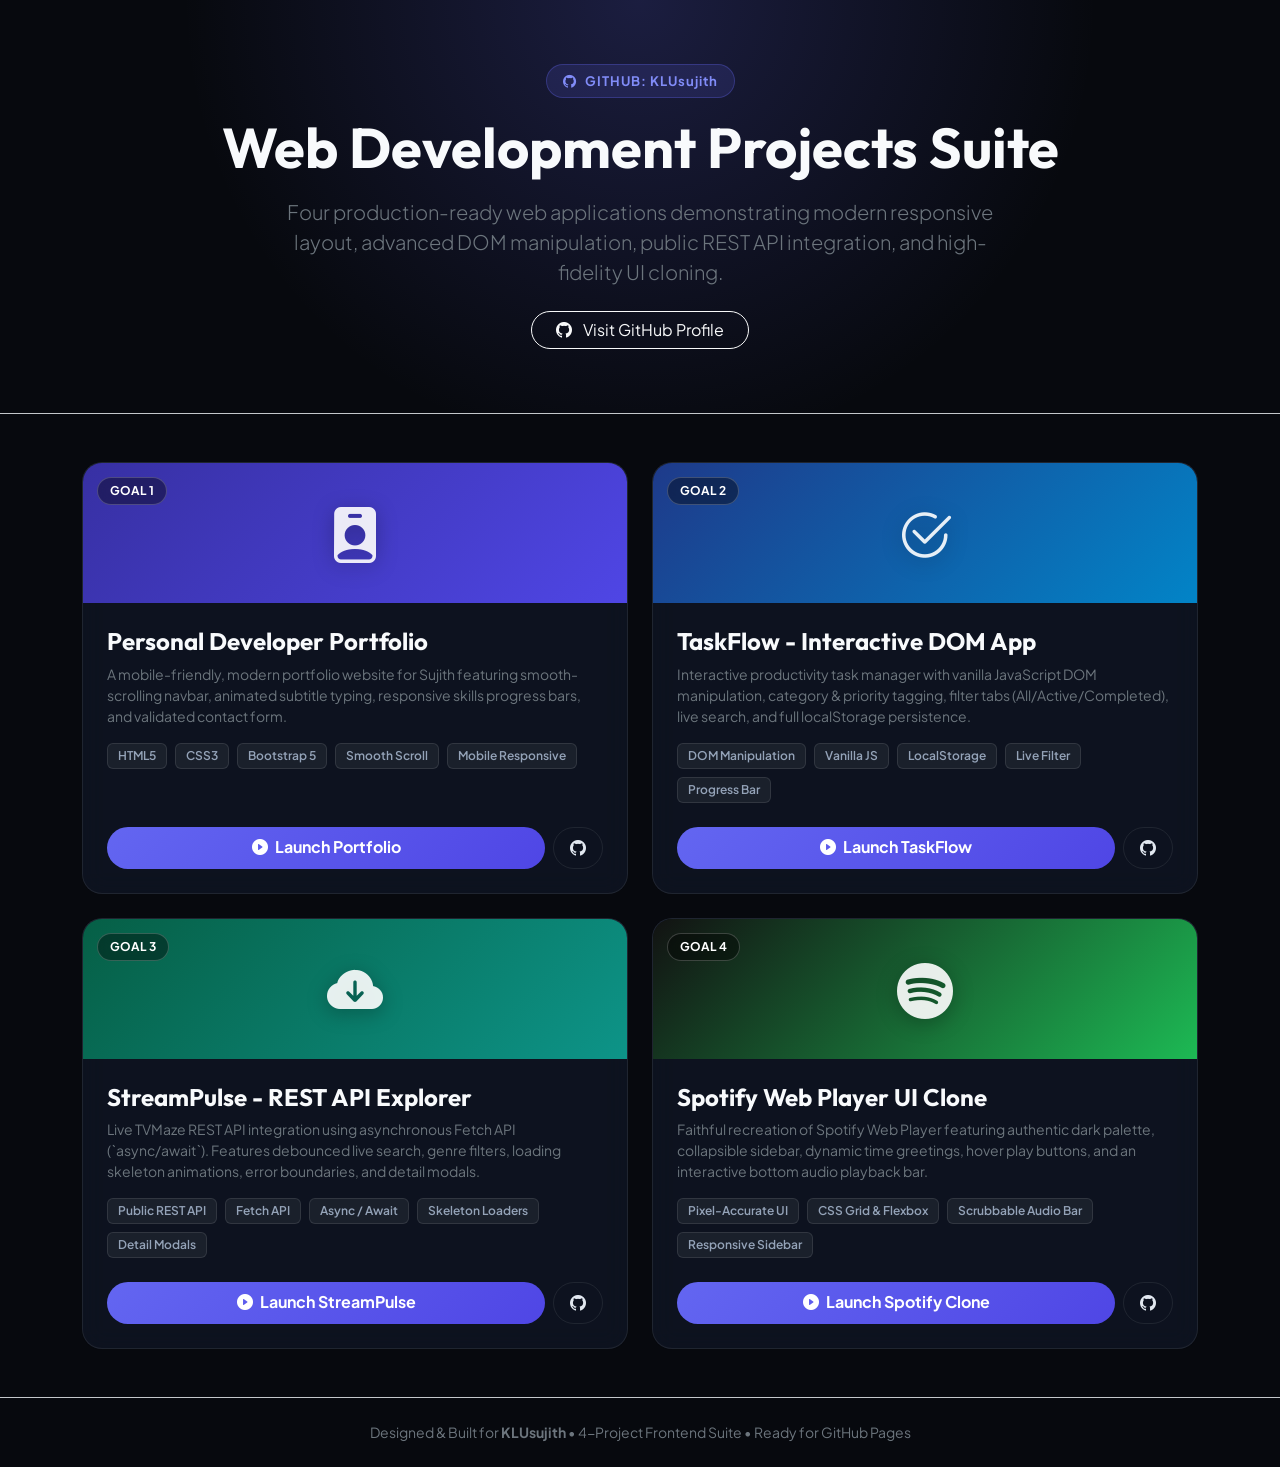
<file: index.html>
<!DOCTYPE html>
<html lang="en">
<head>
  <meta charset="UTF-8">
  <meta name="viewport" content="width=device-width, initial-scale=1.0">
  <title>KLUsujith | Web Development Projects Hub</title>
  <meta name="description" content="Central showcase hub of 4 web development projects built by KLUsujith: Portfolio, Interactive DOM App, REST API Explorer, and Spotify Clone.">

  <!-- Bootstrap 5 CSS -->
  <link href="https://cdn.jsdelivr.net/npm/bootstrap@5.3.3/dist/css/bootstrap.min.css" rel="stylesheet">
  <!-- Bootstrap Icons -->
  <link rel="stylesheet" href="https://cdn.jsdelivr.net/npm/bootstrap-icons@1.11.3/font/bootstrap-icons.min.css">
  <!-- Google Fonts -->
  <link rel="preconnect" href="https://fonts.googleapis.com">
  <link rel="preconnect" href="https://fonts.gstatic.com" crossorigin>
  <link href="https://fonts.googleapis.com/css2?family=Plus+Jakarta+Sans:wght@400;500;600;700;800&family=Outfit:wght@600;700;800;900&display=swap" rel="stylesheet">

  <style>
    :root {
      --bg: #07090e;
      --card-bg: rgba(17, 24, 39, 0.7);
      --card-hover: rgba(26, 36, 58, 0.9);
      --border: rgba(255, 255, 255, 0.08);
      --accent: #6366f1;
      --accent-glow: rgba(99, 102, 241, 0.4);
    }
    body {
      background-color: var(--bg);
      color: #f8fafc;
      font-family: 'Plus Jakarta Sans', sans-serif;
      min-height: 100vh;
      display: flex;
      flex-direction: column;
    }
    h1, h2, h3, h4 { font-family: 'Outfit', sans-serif; }
    .hero-glow {
      background: radial-gradient(circle at 50% 0%, rgba(99, 102, 241, 0.22) 0%, transparent 60%);
    }
    .badge-user {
      background: rgba(99, 102, 241, 0.15);
      border: 1px solid rgba(99, 102, 241, 0.3);
      color: #818cf8;
      padding: 6px 16px;
      border-radius: 50px;
      font-weight: 700;
      font-size: 0.82rem;
      letter-spacing: 1px;
    }
    .project-card {
      background: var(--card-bg);
      border: 1px solid var(--border);
      border-radius: 20px;
      transition: all 0.3s cubic-bezier(0.4, 0, 0.2, 1);
      backdrop-filter: blur(12px);
      display: flex;
      flex-direction: column;
      height: 100%;
      overflow: hidden;
    }
    .project-card:hover {
      transform: translateY(-8px);
      border-color: rgba(99, 102, 241, 0.5);
      box-shadow: 0 20px 40px rgba(0, 0, 0, 0.5), 0 0 25px var(--accent-glow);
    }
    .card-banner {
      height: 140px;
      display: flex;
      align-items: center;
      justify-content: center;
      position: relative;
    }
    .banner-1 { background: linear-gradient(135deg, #3730a3, #4f46e5); }
    .banner-2 { background: linear-gradient(135deg, #1e3a8a, #0284c7); }
    .banner-3 { background: linear-gradient(135deg, #065f46, #0d9488); }
    .banner-4 { background: linear-gradient(135deg, #121212, #1db954); }
    .banner-icon {
      font-size: 3.5rem;
      color: rgba(255, 255, 255, 0.9);
      filter: drop-shadow(0 4px 10px rgba(0, 0, 0, 0.3));
    }
    .goal-badge {
      position: absolute;
      top: 14px;
      left: 14px;
      background: rgba(0, 0, 0, 0.4);
      backdrop-filter: blur(8px);
      border: 1px solid rgba(255, 255, 255, 0.2);
      color: #fff;
      font-size: 0.75rem;
      font-weight: 700;
      padding: 4px 12px;
      border-radius: 50px;
    }
    .pill-tag {
      background: rgba(255, 255, 255, 0.06);
      border: 1px solid rgba(255, 255, 255, 0.1);
      color: #94a3b8;
      font-size: 0.75rem;
      font-weight: 600;
      padding: 3px 10px;
      border-radius: 6px;
    }
    .btn-launch {
      background: linear-gradient(135deg, #6366f1, #4f46e5);
      color: #fff;
      font-weight: 700;
      border: none;
      border-radius: 50px;
      transition: all 0.2s;
    }
    .btn-launch:hover {
      background: linear-gradient(135deg, #818cf8, #6366f1);
      color: #fff;
      transform: scale(1.02);
      box-shadow: 0 4px 15px rgba(99, 102, 241, 0.4);
    }
    .btn-code {
      border: 1px solid var(--border);
      color: #e2e8f0;
      border-radius: 50px;
      font-weight: 600;
      transition: all 0.2s;
    }
    .btn-code:hover {
      background: rgba(255, 255, 255, 0.1);
      color: #fff;
    }
  </style>
</head>
<body>

  <!-- Top Bar -->
  <header class="hero-glow py-5 text-center border-bottom border-secondary-subtle">
    <div class="container py-3">
      <span class="badge-user mb-3 d-inline-flex align-items-center gap-2">
        <i class="bi bi-github"></i> GITHUB: KLUsujith
      </span>
      <h1 class="display-4 fw-bold mb-3">Web Development Projects Suite</h1>
      <p class="text-secondary lead max-w-750 mx-auto mb-4" style="max-width: 720px;">
        Four production-ready web applications demonstrating modern responsive layout, advanced DOM manipulation, public REST API integration, and high-fidelity UI cloning.
      </p>
      <div class="d-flex justify-content-center gap-3">
        <a href="https://github.com/KLUsujith" target="_blank" rel="noopener noreferrer" class="btn btn-outline-light rounded-pill px-4">
          <i class="bi bi-github me-2"></i> Visit GitHub Profile
        </a>
      </div>
    </div>
  </header>

  <!-- Projects Grid -->
  <main class="py-5 flex-grow-1">
    <div class="container">
      <div class="row g-4">
        
        <!-- Card 1: Personal Portfolio -->
        <div class="col-md-6 col-lg-6">
          <div class="project-card">
            <div class="card-banner banner-1">
              <span class="goal-badge">GOAL 1</span>
              <i class="bi bi-person-badge-fill banner-icon"></i>
            </div>
            <div class="p-4 d-flex flex-column flex-grow-1">
              <h2 class="h4 fw-bold mb-2">Personal Developer Portfolio</h2>
              <p class="text-secondary small mb-3">
                A mobile-friendly, modern portfolio website for Sujith featuring smooth-scrolling navbar, animated subtitle typing, responsive skills progress bars, and validated contact form.
              </p>
              <div class="d-flex flex-wrap gap-2 mb-4">
                <span class="pill-tag">HTML5</span>
                <span class="pill-tag">CSS3</span>
                <span class="pill-tag">Bootstrap 5</span>
                <span class="pill-tag">Smooth Scroll</span>
                <span class="pill-tag">Mobile Responsive</span>
              </div>
              <div class="mt-auto d-flex gap-2">
                <a href="./01-personal-portfolio/index.html" class="btn btn-launch py-2 px-3 flex-grow-1">
                  <i class="bi bi-play-circle-fill me-1"></i> Launch Portfolio
                </a>
                <a href="https://github.com/KLUsujith" target="_blank" rel="noopener noreferrer" class="btn btn-code py-2 px-3">
                  <i class="bi bi-github"></i>
                </a>
              </div>
            </div>
          </div>
        </div>

        <!-- Card 2: Interactive TaskFlow App -->
        <div class="col-md-6 col-lg-6">
          <div class="project-card">
            <div class="card-banner banner-2">
              <span class="goal-badge">GOAL 2</span>
              <i class="bi bi-check2-circle banner-icon"></i>
            </div>
            <div class="p-4 d-flex flex-column flex-grow-1">
              <h2 class="h4 fw-bold mb-2">TaskFlow - Interactive DOM App</h2>
              <p class="text-secondary small mb-3">
                Interactive productivity task manager with vanilla JavaScript DOM manipulation, category & priority tagging, filter tabs (All/Active/Completed), live search, and full localStorage persistence.
              </p>
              <div class="d-flex flex-wrap gap-2 mb-4">
                <span class="pill-tag">DOM Manipulation</span>
                <span class="pill-tag">Vanilla JS</span>
                <span class="pill-tag">LocalStorage</span>
                <span class="pill-tag">Live Filter</span>
                <span class="pill-tag">Progress Bar</span>
              </div>
              <div class="mt-auto d-flex gap-2">
                <a href="./02-interactive-task-app/index.html" class="btn btn-launch py-2 px-3 flex-grow-1">
                  <i class="bi bi-play-circle-fill me-1"></i> Launch TaskFlow
                </a>
                <a href="https://github.com/KLUsujith" target="_blank" rel="noopener noreferrer" class="btn btn-code py-2 px-3">
                  <i class="bi bi-github"></i>
                </a>
              </div>
            </div>
          </div>
        </div>

        <!-- Card 3: StreamPulse REST API Explorer -->
        <div class="col-md-6 col-lg-6">
          <div class="project-card">
            <div class="card-banner banner-3">
              <span class="goal-badge">GOAL 3</span>
              <i class="bi bi-cloud-arrow-down-fill banner-icon"></i>
            </div>
            <div class="p-4 d-flex flex-column flex-grow-1">
              <h2 class="h4 fw-bold mb-2">StreamPulse - REST API Explorer</h2>
              <p class="text-secondary small mb-3">
                Live TVMaze REST API integration using asynchronous Fetch API (`async/await`). Features debounced live search, genre filters, loading skeleton animations, error boundaries, and detail modals.
              </p>
              <div class="d-flex flex-wrap gap-2 mb-4">
                <span class="pill-tag">Public REST API</span>
                <span class="pill-tag">Fetch API</span>
                <span class="pill-tag">Async / Await</span>
                <span class="pill-tag">Skeleton Loaders</span>
                <span class="pill-tag">Detail Modals</span>
              </div>
              <div class="mt-auto d-flex gap-2">
                <a href="./03-rest-api-explorer/index.html" class="btn btn-launch py-2 px-3 flex-grow-1">
                  <i class="bi bi-play-circle-fill me-1"></i> Launch StreamPulse
                </a>
                <a href="https://github.com/KLUsujith" target="_blank" rel="noopener noreferrer" class="btn btn-code py-2 px-3">
                  <i class="bi bi-github"></i>
                </a>
              </div>
            </div>
          </div>
        </div>

        <!-- Card 4: Spotify Web Player UI Clone -->
        <div class="col-md-6 col-lg-6">
          <div class="project-card">
            <div class="card-banner banner-4">
              <span class="goal-badge">GOAL 4</span>
              <i class="bi bi-spotify banner-icon"></i>
            </div>
            <div class="p-4 d-flex flex-column flex-grow-1">
              <h2 class="h4 fw-bold mb-2">Spotify Web Player UI Clone</h2>
              <p class="text-secondary small mb-3">
                Faithful recreation of Spotify Web Player featuring authentic dark palette, collapsible sidebar, dynamic time greetings, hover play buttons, and an interactive bottom audio playback bar.
              </p>
              <div class="d-flex flex-wrap gap-2 mb-4">
                <span class="pill-tag">Pixel-Accurate UI</span>
                <span class="pill-tag">CSS Grid & Flexbox</span>
                <span class="pill-tag">Scrubbable Audio Bar</span>
                <span class="pill-tag">Responsive Sidebar</span>
              </div>
              <div class="mt-auto d-flex gap-2">
                <a href="./04-spotify-clone/index.html" class="btn btn-launch py-2 px-3 flex-grow-1">
                  <i class="bi bi-play-circle-fill me-1"></i> Launch Spotify Clone
                </a>
                <a href="https://github.com/KLUsujith" target="_blank" rel="noopener noreferrer" class="btn btn-code py-2 px-3">
                  <i class="bi bi-github"></i>
                </a>
              </div>
            </div>
          </div>
        </div>

      </div>
    </div>
  </main>

  <!-- Footer -->
  <footer class="py-4 text-center border-top border-secondary-subtle text-secondary small">
    <div class="container">
      Designed & Built for <strong>KLUsujith</strong> • 4-Project Frontend Suite • Ready for GitHub Pages
    </div>
  </footer>

</body>
</html>
</file>
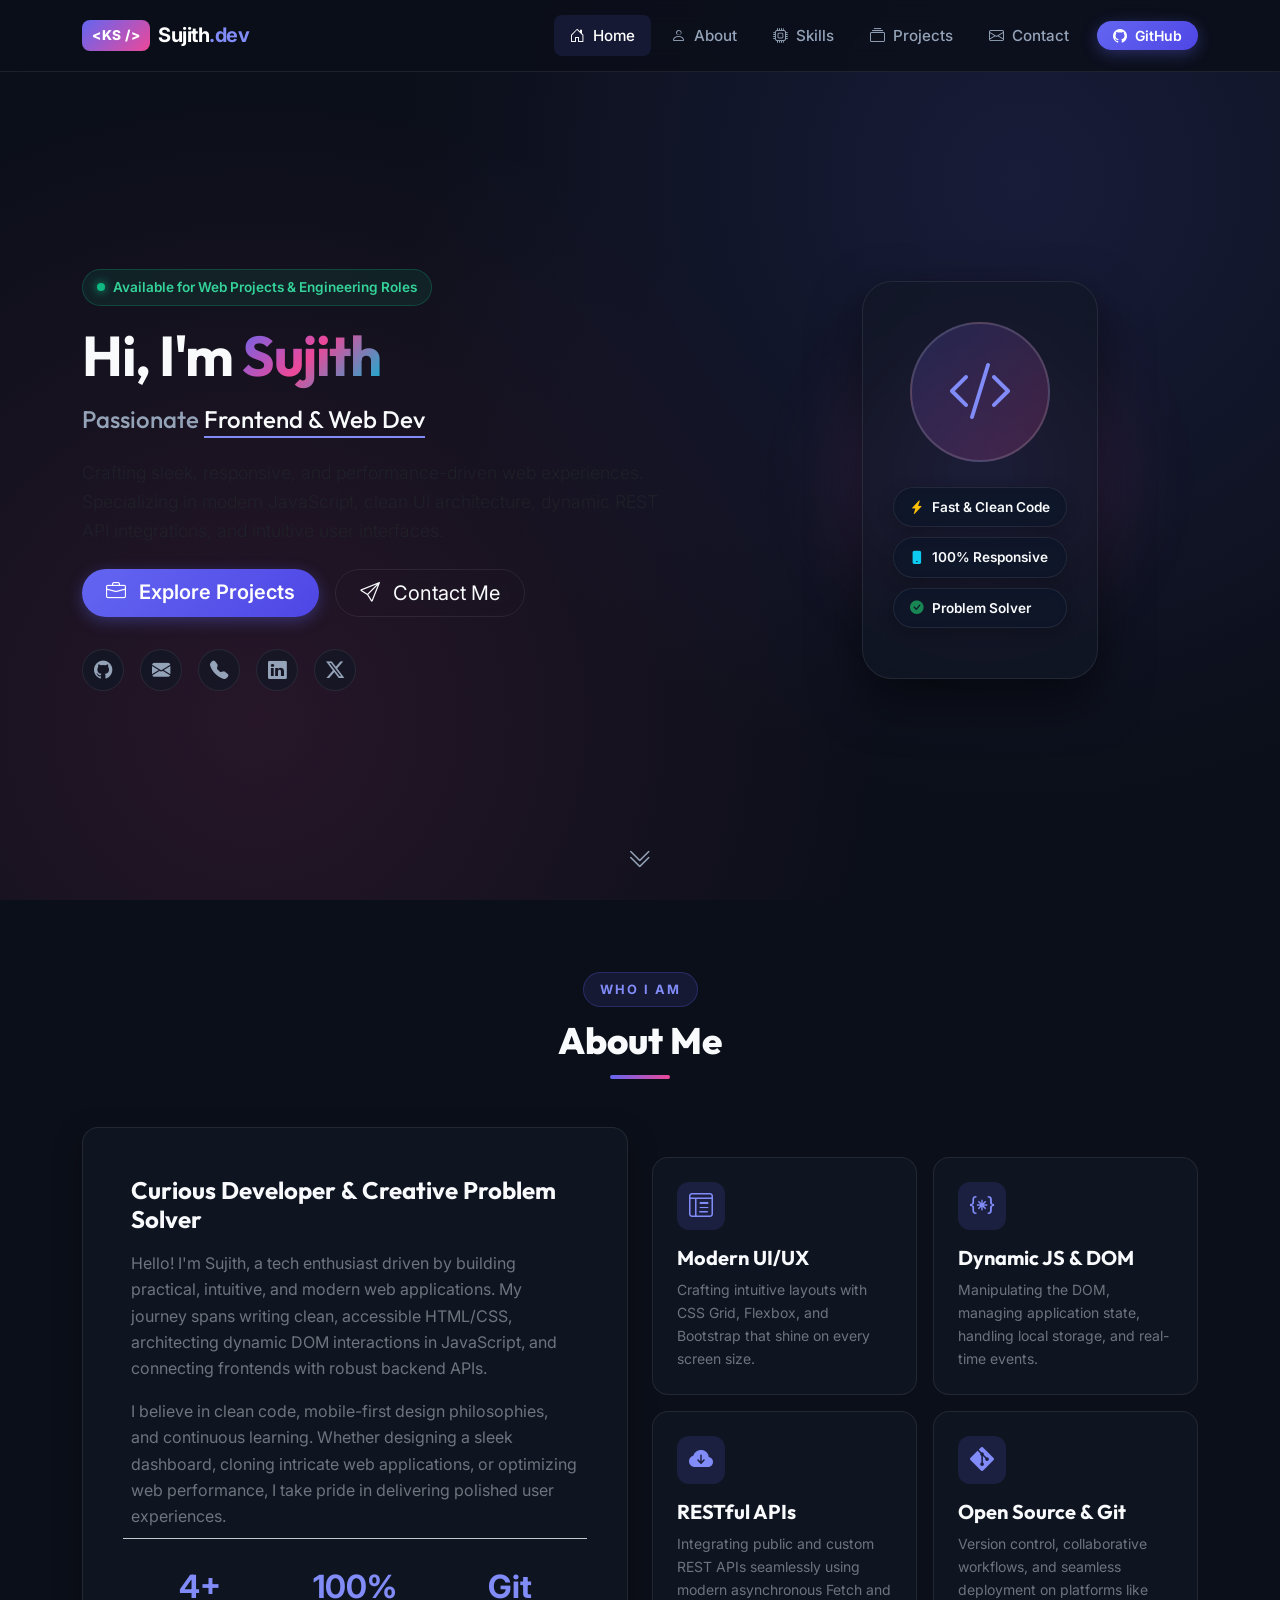
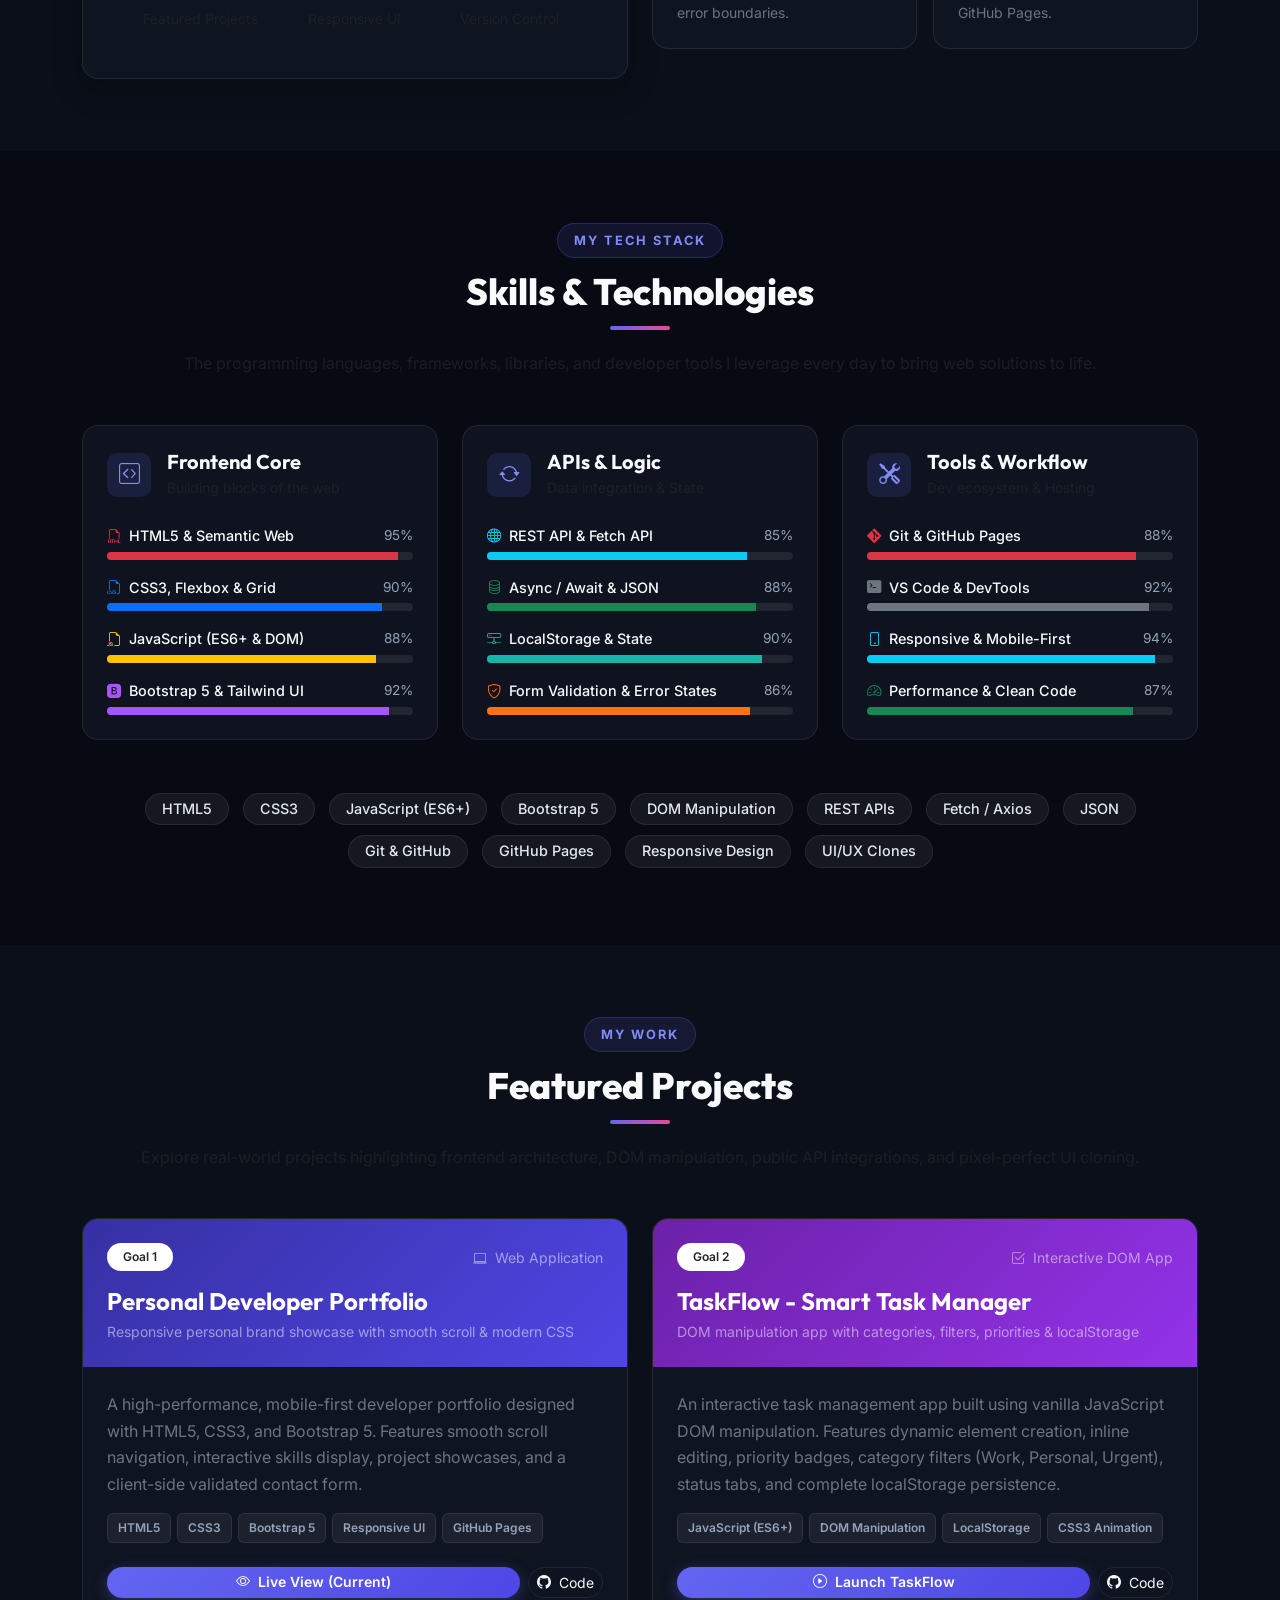
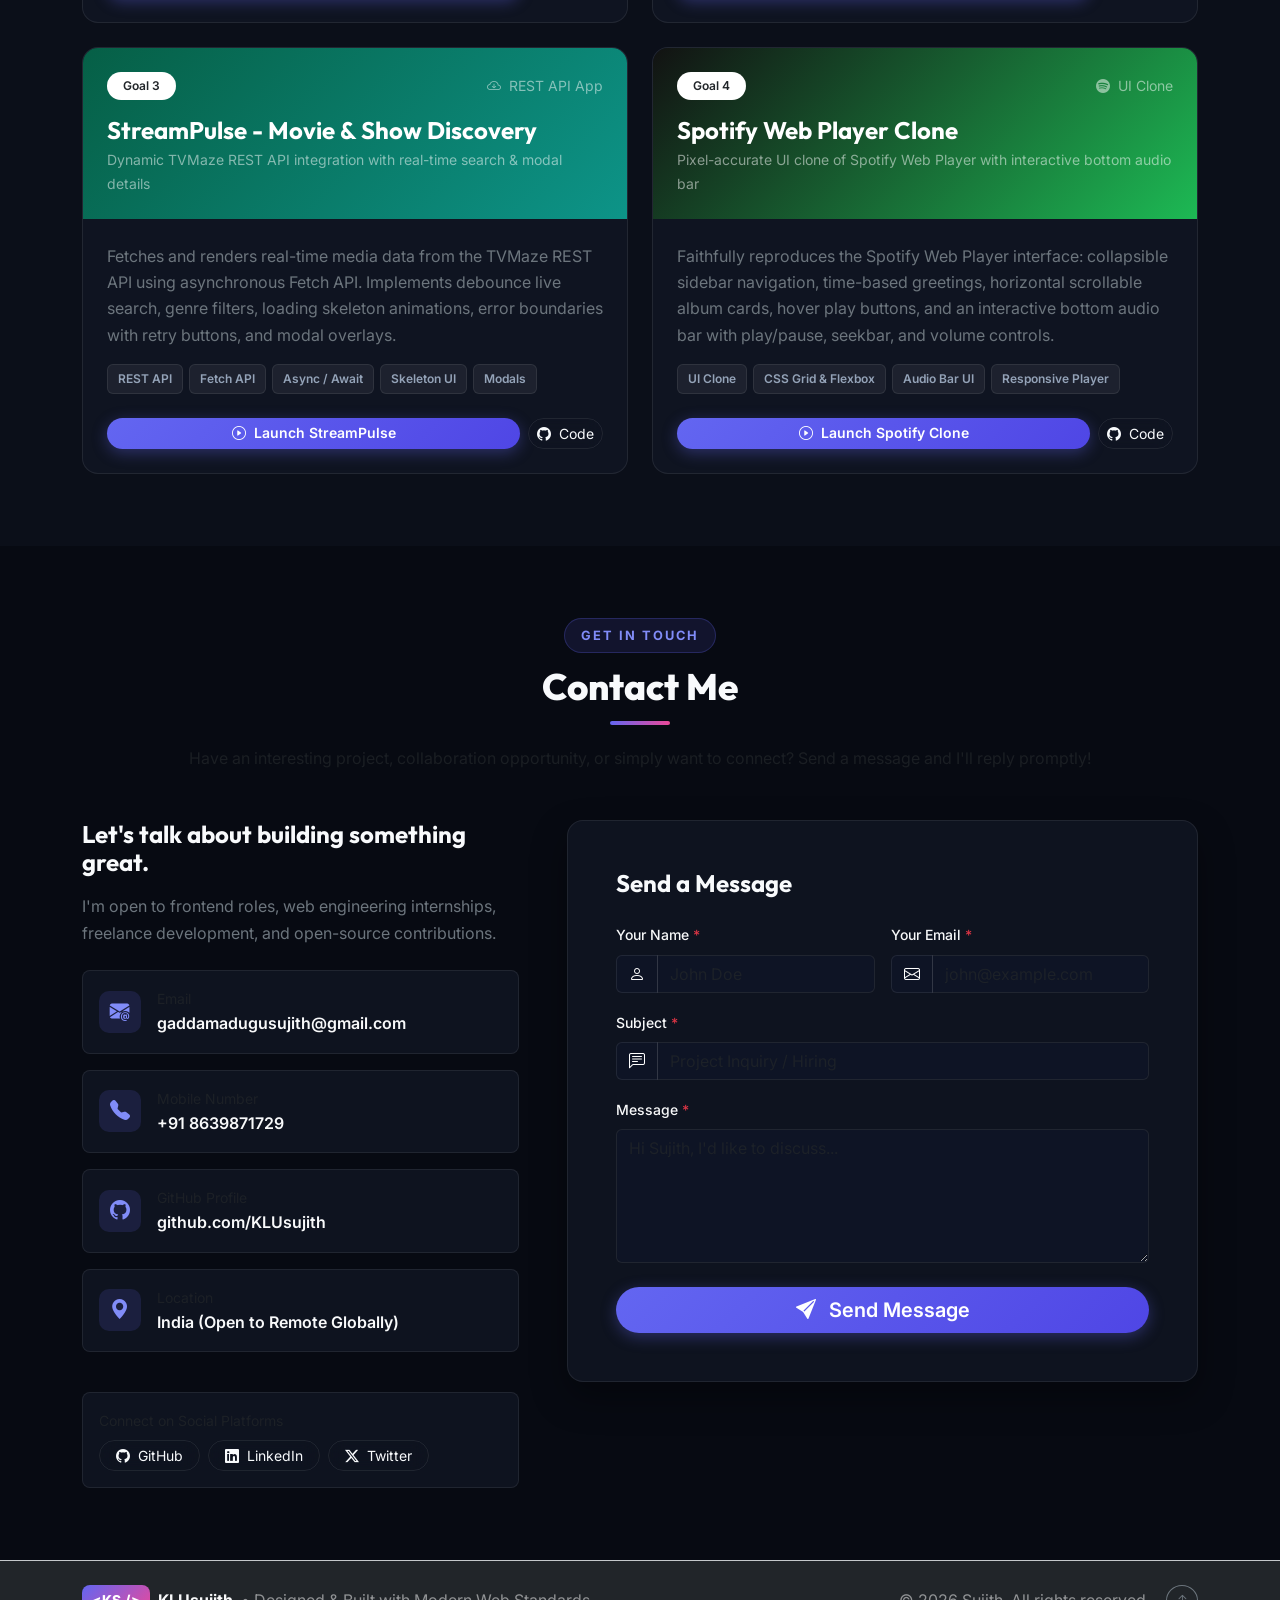
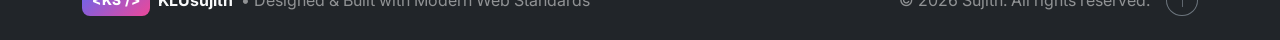
<file: 01-personal-portfolio/index.html>
<!DOCTYPE html>
<html lang="en">
<head>
  <meta charset="UTF-8">
  <meta name="viewport" content="width=device-width, initial-scale=1.0">
  <title>Sujith | Portfolio - Frontend & Software Developer</title>
  <meta name="description" content="Personal Portfolio of Sujith (KLUsujith) - Frontend & Software Developer showcasing projects, skills, and contact info.">
  
  <!-- Bootstrap 5 CSS -->
  <link href="https://cdn.jsdelivr.net/npm/bootstrap@5.3.3/dist/css/bootstrap.min.css" rel="stylesheet">
  <!-- Bootstrap Icons -->
  <link rel="stylesheet" href="https://cdn.jsdelivr.net/npm/bootstrap-icons@1.11.3/font/bootstrap-icons.min.css">
  <!-- Google Fonts: Inter & Outfit -->
  <link rel="preconnect" href="https://fonts.googleapis.com">
  <link rel="preconnect" href="https://fonts.gstatic.com" crossorigin>
  <link href="https://fonts.googleapis.com/css2?family=Inter:wght@300;400;500;600;700&family=Outfit:wght@500;600;700;800&display=swap" rel="stylesheet">
  
  <!-- Custom CSS -->
  <link rel="stylesheet" href="css/style.css">
</head>
<body data-bs-spy="scroll" data-bs-target="#mainNavbar" data-bs-offset="80" tabindex="0">

  <!-- ================= NAVBAR ================= -->
  <nav class="navbar navbar-expand-lg navbar-dark fixed-top" id="mainNavbar">
    <div class="container">
      <a class="navbar-brand d-flex align-items-center gap-2" href="#home">
        <span class="brand-badge">&lt;KS /&gt;</span>
        <span class="brand-text">Sujith<span class="brand-accent">.dev</span></span>
      </a>
      
      <button class="navbar-toggler border-0 shadow-none" type="button" data-bs-toggle="collapse" data-bs-target="#navbarResponsive" aria-controls="navbarResponsive" aria-expanded="false" aria-label="Toggle navigation">
        <span class="navbar-toggler-icon"></span>
      </button>
      
      <div class="collapse navbar-collapse" id="navbarResponsive">
        <ul class="navbar-nav ms-auto mb-2 mb-lg-0 align-items-lg-center gap-lg-1">
          <li class="nav-item">
            <a class="nav-link active" href="#home"><i class="bi bi-house-door me-1"></i> Home</a>
          </li>
          <li class="nav-item">
            <a class="nav-link" href="#about"><i class="bi bi-person me-1"></i> About</a>
          </li>
          <li class="nav-item">
            <a class="nav-link" href="#skills"><i class="bi bi-cpu me-1"></i> Skills</a>
          </li>
          <li class="nav-item">
            <a class="nav-link" href="#projects"><i class="bi bi-collection me-1"></i> Projects</a>
          </li>
          <li class="nav-item">
            <a class="nav-link" href="#contact"><i class="bi bi-envelope me-1"></i> Contact</a>
          </li>
          <li class="nav-item ms-lg-2 mt-2 mt-lg-0">
            <a class="btn btn-brand btn-sm px-3 rounded-pill" href="https://github.com/KLUsujith" target="_blank" rel="noopener noreferrer">
              <i class="bi bi-github me-1"></i> GitHub
            </a>
          </li>
        </ul>
      </div>
    </div>
  </nav>

  <!-- ================= HERO SECTION ================= -->
  <header id="home" class="hero-section d-flex align-items-center">
    <div class="container">
      <div class="row align-items-center g-5">
        <div class="col-lg-7 text-center text-lg-start">
          <div class="hero-tag mb-3 d-inline-flex align-items-center gap-2">
            <span class="status-dot"></span> Available for Web Projects & Engineering Roles
          </div>
          <h1 class="hero-title display-4 fw-bold mb-3">
            Hi, I'm <span class="gradient-text">Sujith</span>
          </h1>
          <h2 class="hero-subtitle mb-4">
            Passionate <span id="typed-text" class="typed-text">Frontend & Web Developer</span>
          </h2>
          <p class="hero-desc lead mb-4 text-muted">
            Crafting sleek, responsive, and performance-driven web experiences. Specializing in modern JavaScript, clean UI architecture, dynamic REST API integrations, and intuitive user interfaces.
          </p>
          <div class="hero-cta d-flex flex-wrap gap-3 justify-content-center justify-content-lg-start">
            <a href="#projects" class="btn btn-brand btn-lg rounded-pill px-4">
              <i class="bi bi-briefcase me-2"></i> Explore Projects
            </a>
            <a href="#contact" class="btn btn-outline-light btn-lg rounded-pill px-4">
              <i class="bi bi-send me-2"></i> Contact Me
            </a>
          </div>
          
          <div class="hero-socials mt-4 pt-2 d-flex gap-3 justify-content-center justify-content-lg-start">
            <a href="https://github.com/KLUsujith" target="_blank" rel="noopener noreferrer" class="social-icon" title="GitHub">
              <i class="bi bi-github"></i>
            </a>
            <a href="mailto:gaddamadugusujith@gmail.com" class="social-icon" title="Email: gaddamadugusujith@gmail.com">
              <i class="bi bi-envelope-fill"></i>
            </a>
            <a href="tel:+918639871729" class="social-icon" title="Call: +91 8639871729">
              <i class="bi bi-telephone-fill"></i>
            </a>
            <a href="https://linkedin.com" target="_blank" rel="noopener noreferrer" class="social-icon" title="LinkedIn">
              <i class="bi bi-linkedin"></i>
            </a>
            <a href="https://twitter.com" target="_blank" rel="noopener noreferrer" class="social-icon" title="Twitter / X">
              <i class="bi bi-twitter-x"></i>
            </a>
          </div>
        </div>
        
        <div class="col-lg-5 text-center">
          <div class="hero-avatar-wrapper">
            <div class="hero-avatar-glow"></div>
            <div class="hero-avatar-card">
              <div class="avatar-circle">
                <i class="bi bi-code-slash avatar-icon"></i>
              </div>
              <div class="avatar-badge avatar-badge-1">
                <i class="bi bi-lightning-charge-fill text-warning"></i>
                <span>Fast & Clean Code</span>
              </div>
              <div class="avatar-badge avatar-badge-2">
                <i class="bi bi-phone-fill text-info"></i>
                <span>100% Responsive</span>
              </div>
              <div class="avatar-badge avatar-badge-3">
                <i class="bi bi-check-circle-fill text-success"></i>
                <span>Problem Solver</span>
              </div>
            </div>
          </div>
        </div>
      </div>
    </div>
    <div class="scroll-down-indicator">
      <a href="#about" aria-label="Scroll down">
        <i class="bi bi-chevron-double-down"></i>
      </a>
    </div>
  </header>

  <!-- ================= ABOUT SECTION ================= -->
  <section id="about" class="py-5 section-wrapper">
    <div class="container py-4">
      <div class="section-header text-center mb-5">
        <span class="section-tag">WHO I AM</span>
        <h2 class="section-title">About Me</h2>
        <div class="section-divider"></div>
      </div>
      
      <div class="row g-4 align-items-center">
        <div class="col-lg-6">
          <div class="about-card p-4 p-md-5 rounded-4">
            <h3 class="h4 fw-bold mb-3">Curious Developer & Creative Problem Solver</h3>
            <p class="text-secondary mb-3">
              Hello! I'm Sujith, a tech enthusiast driven by building practical, intuitive, and modern web applications. My journey spans writing clean, accessible HTML/CSS, architecting dynamic DOM interactions in JavaScript, and connecting frontends with robust backend APIs.
            </p>
            <p class="text-secondary mb-4">
              I believe in clean code, mobile-first design philosophies, and continuous learning. Whether designing a sleek dashboard, cloning intricate web applications, or optimizing web performance, I take pride in delivering polished user experiences.
            </p>
            
            <div class="row g-3 stats-row pt-3 border-top border-secondary-subtle">
              <div class="col-4 text-center">
                <div class="stat-number fw-bold text-brand">4+</div>
                <div class="stat-label small text-muted">Featured Projects</div>
              </div>
              <div class="col-4 text-center">
                <div class="stat-number fw-bold text-brand">100%</div>
                <div class="stat-label small text-muted">Responsive UI</div>
              </div>
              <div class="col-4 text-center">
                <div class="stat-number fw-bold text-brand">Git</div>
                <div class="stat-label small text-muted">Version Control</div>
              </div>
            </div>
          </div>
        </div>
        
        <div class="col-lg-6">
          <div class="row g-3">
            <div class="col-sm-6">
              <div class="feature-box p-4 rounded-4 h-100">
                <div class="feature-icon mb-3">
                  <i class="bi bi-layout-text-window-reverse"></i>
                </div>
                <h4 class="h5 fw-bold mb-2">Modern UI/UX</h4>
                <p class="text-secondary small mb-0">Crafting intuitive layouts with CSS Grid, Flexbox, and Bootstrap that shine on every screen size.</p>
              </div>
            </div>
            <div class="col-sm-6">
              <div class="feature-box p-4 rounded-4 h-100">
                <div class="feature-icon mb-3">
                  <i class="bi bi-braces-asterisk"></i>
                </div>
                <h4 class="h5 fw-bold mb-2">Dynamic JS & DOM</h4>
                <p class="text-secondary small mb-0">Manipulating the DOM, managing application state, handling local storage, and real-time events.</p>
              </div>
            </div>
            <div class="col-sm-6">
              <div class="feature-box p-4 rounded-4 h-100">
                <div class="feature-icon mb-3">
                  <i class="bi bi-cloud-arrow-down-fill"></i>
                </div>
                <h4 class="h5 fw-bold mb-2">RESTful APIs</h4>
                <p class="text-secondary small mb-0">Integrating public and custom REST APIs seamlessly using modern asynchronous Fetch and error boundaries.</p>
              </div>
            </div>
            <div class="col-sm-6">
              <div class="feature-box p-4 rounded-4 h-100">
                <div class="feature-icon mb-3">
                  <i class="bi bi-git"></i>
                </div>
                <h4 class="h5 fw-bold mb-2">Open Source & Git</h4>
                <p class="text-secondary small mb-0">Version control, collaborative workflows, and seamless deployment on platforms like GitHub Pages.</p>
              </div>
            </div>
          </div>
        </div>
      </div>
    </div>
  </section>

  <!-- ================= SKILLS SECTION ================= -->
  <section id="skills" class="py-5 section-wrapper bg-darker">
    <div class="container py-4">
      <div class="section-header text-center mb-5">
        <span class="section-tag">MY TECH STACK</span>
        <h2 class="section-title">Skills & Technologies</h2>
        <div class="section-divider"></div>
        <p class="section-subtitle text-muted max-w-600 mx-auto">
          The programming languages, frameworks, libraries, and developer tools I leverage every day to bring web solutions to life.
        </p>
      </div>

      <div class="row g-4">
        <!-- Frontend Development -->
        <div class="col-lg-4">
          <div class="skill-category-card p-4 rounded-4 h-100">
            <div class="d-flex align-items-center gap-3 mb-4">
              <div class="category-icon-box">
                <i class="bi bi-code-square"></i>
              </div>
              <div>
                <h3 class="h5 fw-bold mb-0">Frontend Core</h3>
                <span class="small text-muted">Building blocks of the web</span>
              </div>
            </div>
            
            <div class="skill-item mb-3">
              <div class="d-flex justify-content-between mb-1">
                <span class="skill-name fw-medium"><i class="bi bi-filetype-html me-1 text-danger"></i> HTML5 & Semantic Web</span>
                <span class="skill-pct">95%</span>
              </div>
              <div class="progress progress-bar-custom">
                <div class="progress-bar bg-danger" style="width: 95%"></div>
              </div>
            </div>

            <div class="skill-item mb-3">
              <div class="d-flex justify-content-between mb-1">
                <span class="skill-name fw-medium"><i class="bi bi-filetype-css me-1 text-primary"></i> CSS3, Flexbox & Grid</span>
                <span class="skill-pct">90%</span>
              </div>
              <div class="progress progress-bar-custom">
                <div class="progress-bar bg-primary" style="width: 90%"></div>
              </div>
            </div>

            <div class="skill-item mb-3">
              <div class="d-flex justify-content-between mb-1">
                <span class="skill-name fw-medium"><i class="bi bi-filetype-js me-1 text-warning"></i> JavaScript (ES6+ & DOM)</span>
                <span class="skill-pct">88%</span>
              </div>
              <div class="progress progress-bar-custom">
                <div class="progress-bar bg-warning" style="width: 88%"></div>
              </div>
            </div>

            <div class="skill-item">
              <div class="d-flex justify-content-between mb-1">
                <span class="skill-name fw-medium"><i class="bi bi-bootstrap-fill me-1 text-purple"></i> Bootstrap 5 & Tailwind UI</span>
                <span class="skill-pct">92%</span>
              </div>
              <div class="progress progress-bar-custom">
                <div class="progress-bar bg-purple" style="width: 92%"></div>
              </div>
            </div>
          </div>
        </div>

        <!-- Dynamic Web & APIs -->
        <div class="col-lg-4">
          <div class="skill-category-card p-4 rounded-4 h-100">
            <div class="d-flex align-items-center gap-3 mb-4">
              <div class="category-icon-box">
                <i class="bi bi-arrow-repeat"></i>
              </div>
              <div>
                <h3 class="h5 fw-bold mb-0">APIs & Logic</h3>
                <span class="small text-muted">Data integration & State</span>
              </div>
            </div>
            
            <div class="skill-item mb-3">
              <div class="d-flex justify-content-between mb-1">
                <span class="skill-name fw-medium"><i class="bi bi-globe me-1 text-info"></i> REST API & Fetch API</span>
                <span class="skill-pct">85%</span>
              </div>
              <div class="progress progress-bar-custom">
                <div class="progress-bar bg-info" style="width: 85%"></div>
              </div>
            </div>

            <div class="skill-item mb-3">
              <div class="d-flex justify-content-between mb-1">
                <span class="skill-name fw-medium"><i class="bi bi-database me-1 text-success"></i> Async / Await & JSON</span>
                <span class="skill-pct">88%</span>
              </div>
              <div class="progress progress-bar-custom">
                <div class="progress-bar bg-success" style="width: 88%"></div>
              </div>
            </div>

            <div class="skill-item mb-3">
              <div class="d-flex justify-content-between mb-1">
                <span class="skill-name fw-medium"><i class="bi bi-hdd-network me-1 text-teal"></i> LocalStorage & State</span>
                <span class="skill-pct">90%</span>
              </div>
              <div class="progress progress-bar-custom">
                <div class="progress-bar bg-teal" style="width: 90%"></div>
              </div>
            </div>

            <div class="skill-item">
              <div class="d-flex justify-content-between mb-1">
                <span class="skill-name fw-medium"><i class="bi bi-shield-check me-1 text-orange"></i> Form Validation & Error States</span>
                <span class="skill-pct">86%</span>
              </div>
              <div class="progress progress-bar-custom">
                <div class="progress-bar bg-orange" style="width: 86%"></div>
              </div>
            </div>
          </div>
        </div>

        <!-- Workflow & Tools -->
        <div class="col-lg-4">
          <div class="skill-category-card p-4 rounded-4 h-100">
            <div class="d-flex align-items-center gap-3 mb-4">
              <div class="category-icon-box">
                <i class="bi bi-tools"></i>
              </div>
              <div>
                <h3 class="h5 fw-bold mb-0">Tools & Workflow</h3>
                <span class="small text-muted">Dev ecosystem & Hosting</span>
              </div>
            </div>
            
            <div class="skill-item mb-3">
              <div class="d-flex justify-content-between mb-1">
                <span class="skill-name fw-medium"><i class="bi bi-git me-1 text-danger"></i> Git & GitHub Pages</span>
                <span class="skill-pct">88%</span>
              </div>
              <div class="progress progress-bar-custom">
                <div class="progress-bar bg-danger" style="width: 88%"></div>
              </div>
            </div>

            <div class="skill-item mb-3">
              <div class="d-flex justify-content-between mb-1">
                <span class="skill-name fw-medium"><i class="bi bi-terminal-fill me-1 text-secondary"></i> VS Code & DevTools</span>
                <span class="skill-pct">92%</span>
              </div>
              <div class="progress progress-bar-custom">
                <div class="progress-bar bg-secondary" style="width: 92%"></div>
              </div>
            </div>

            <div class="skill-item mb-3">
              <div class="d-flex justify-content-between mb-1">
                <span class="skill-name fw-medium"><i class="bi bi-phone me-1 text-info"></i> Responsive & Mobile-First</span>
                <span class="skill-pct">94%</span>
              </div>
              <div class="progress progress-bar-custom">
                <div class="progress-bar bg-info" style="width: 94%"></div>
              </div>
            </div>

            <div class="skill-item">
              <div class="d-flex justify-content-between mb-1">
                <span class="skill-name fw-medium"><i class="bi bi-speedometer2 me-1 text-success"></i> Performance & Clean Code</span>
                <span class="skill-pct">87%</span>
              </div>
              <div class="progress progress-bar-custom">
                <div class="progress-bar bg-success" style="width: 87%"></div>
              </div>
            </div>
          </div>
        </div>
      </div>

      <!-- Skill Badges Cloud -->
      <div class="skills-badge-cloud mt-5 text-center">
        <span class="badge skill-badge">HTML5</span>
        <span class="badge skill-badge">CSS3</span>
        <span class="badge skill-badge">JavaScript (ES6+)</span>
        <span class="badge skill-badge">Bootstrap 5</span>
        <span class="badge skill-badge">DOM Manipulation</span>
        <span class="badge skill-badge">REST APIs</span>
        <span class="badge skill-badge">Fetch / Axios</span>
        <span class="badge skill-badge">JSON</span>
        <span class="badge skill-badge">Git & GitHub</span>
        <span class="badge skill-badge">GitHub Pages</span>
        <span class="badge skill-badge">Responsive Design</span>
        <span class="badge skill-badge">UI/UX Clones</span>
      </div>
    </div>
  </section>

  <!-- ================= PROJECTS SECTION ================= -->
  <section id="projects" class="py-5 section-wrapper">
    <div class="container py-4">
      <div class="section-header text-center mb-5">
        <span class="section-tag">MY WORK</span>
        <h2 class="section-title">Featured Projects</h2>
        <div class="section-divider"></div>
        <p class="section-subtitle text-muted max-w-600 mx-auto">
          Explore real-world projects highlighting frontend architecture, DOM manipulation, public API integrations, and pixel-perfect UI cloning.
        </p>
      </div>

      <div class="row g-4">
        <!-- Project 1: Personal Portfolio -->
        <div class="col-md-6 col-lg-6">
          <div class="project-card rounded-4 overflow-hidden h-100 d-flex flex-column">
            <div class="project-header p-4 bg-gradient-primary">
              <div class="d-flex justify-content-between align-items-center mb-3">
                <span class="badge bg-white text-dark fw-semibold px-3 py-2 rounded-pill">Goal 1</span>
                <span class="text-white-50 small"><i class="bi bi-laptop me-1"></i> Web Application</span>
              </div>
              <h3 class="h4 text-white fw-bold mb-1">Personal Developer Portfolio</h3>
              <p class="text-white-50 small mb-0">Responsive personal brand showcase with smooth scroll & modern CSS</p>
            </div>
            <div class="project-body p-4 d-flex flex-column flex-grow-1">
              <p class="text-secondary mb-3">
                A high-performance, mobile-first developer portfolio designed with HTML5, CSS3, and Bootstrap 5. Features smooth scroll navigation, interactive skills display, project showcases, and a client-side validated contact form.
              </p>
              <div class="project-tech-tags mb-4">
                <span class="tech-tag">HTML5</span>
                <span class="tech-tag">CSS3</span>
                <span class="tech-tag">Bootstrap 5</span>
                <span class="tech-tag">Responsive UI</span>
                <span class="tech-tag">GitHub Pages</span>
              </div>
              <div class="project-actions mt-auto d-flex gap-2">
                <a href="#home" class="btn btn-brand btn-sm rounded-pill flex-grow-1">
                  <i class="bi bi-eye me-1"></i> Live View (Current)
                </a>
                <a href="https://github.com/KLUsujith" target="_blank" rel="noopener noreferrer" class="btn btn-outline-light btn-sm rounded-pill">
                  <i class="bi bi-github me-1"></i> Code
                </a>
              </div>
            </div>
          </div>
        </div>

        <!-- Project 2: Interactive TaskFlow App -->
        <div class="col-md-6 col-lg-6">
          <div class="project-card rounded-4 overflow-hidden h-100 d-flex flex-column">
            <div class="project-header p-4 bg-gradient-purple">
              <div class="d-flex justify-content-between align-items-center mb-3">
                <span class="badge bg-white text-dark fw-semibold px-3 py-2 rounded-pill">Goal 2</span>
                <span class="text-white-50 small"><i class="bi bi-check2-square me-1"></i> Interactive DOM App</span>
              </div>
              <h3 class="h4 text-white fw-bold mb-1">TaskFlow - Smart Task Manager</h3>
              <p class="text-white-50 small mb-0">DOM manipulation app with categories, filters, priorities & localStorage</p>
            </div>
            <div class="project-body p-4 d-flex flex-column flex-grow-1">
              <p class="text-secondary mb-3">
                An interactive task management app built using vanilla JavaScript DOM manipulation. Features dynamic element creation, inline editing, priority badges, category filters (Work, Personal, Urgent), status tabs, and complete localStorage persistence.
              </p>
              <div class="project-tech-tags mb-4">
                <span class="tech-tag">JavaScript (ES6+)</span>
                <span class="tech-tag">DOM Manipulation</span>
                <span class="tech-tag">LocalStorage</span>
                <span class="tech-tag">CSS3 Animation</span>
              </div>
              <div class="project-actions mt-auto d-flex gap-2">
                <a href="../02-interactive-task-app/index.html" class="btn btn-brand btn-sm rounded-pill flex-grow-1" target="_blank">
                  <i class="bi bi-play-circle me-1"></i> Launch TaskFlow
                </a>
                <a href="https://github.com/KLUsujith" target="_blank" rel="noopener noreferrer" class="btn btn-outline-light btn-sm rounded-pill">
                  <i class="bi bi-github me-1"></i> Code
                </a>
              </div>
            </div>
          </div>
        </div>

        <!-- Project 3: StreamPulse REST API Explorer -->
        <div class="col-md-6 col-lg-6">
          <div class="project-card rounded-4 overflow-hidden h-100 d-flex flex-column">
            <div class="project-header p-4 bg-gradient-teal">
              <div class="d-flex justify-content-between align-items-center mb-3">
                <span class="badge bg-white text-dark fw-semibold px-3 py-2 rounded-pill">Goal 3</span>
                <span class="text-white-50 small"><i class="bi bi-cloud-arrow-down me-1"></i> REST API App</span>
              </div>
              <h3 class="h4 text-white fw-bold mb-1">StreamPulse - Movie & Show Discovery</h3>
              <p class="text-white-50 small mb-0">Dynamic TVMaze REST API integration with real-time search & modal details</p>
            </div>
            <div class="project-body p-4 d-flex flex-column flex-grow-1">
              <p class="text-secondary mb-3">
                Fetches and renders real-time media data from the TVMaze REST API using asynchronous Fetch API. Implements debounce live search, genre filters, loading skeleton animations, error boundaries with retry buttons, and modal overlays.
              </p>
              <div class="project-tech-tags mb-4">
                <span class="tech-tag">REST API</span>
                <span class="tech-tag">Fetch API</span>
                <span class="tech-tag">Async / Await</span>
                <span class="tech-tag">Skeleton UI</span>
                <span class="tech-tag">Modals</span>
              </div>
              <div class="project-actions mt-auto d-flex gap-2">
                <a href="../03-rest-api-explorer/index.html" class="btn btn-brand btn-sm rounded-pill flex-grow-1" target="_blank">
                  <i class="bi bi-play-circle me-1"></i> Launch StreamPulse
                </a>
                <a href="https://github.com/KLUsujith" target="_blank" rel="noopener noreferrer" class="btn btn-outline-light btn-sm rounded-pill">
                  <i class="bi bi-github me-1"></i> Code
                </a>
              </div>
            </div>
          </div>
        </div>

        <!-- Project 4: Spotify Web Player UI Clone -->
        <div class="col-md-6 col-lg-6">
          <div class="project-card rounded-4 overflow-hidden h-100 d-flex flex-column">
            <div class="project-header p-4 bg-gradient-spotify">
              <div class="d-flex justify-content-between align-items-center mb-3">
                <span class="badge bg-white text-dark fw-semibold px-3 py-2 rounded-pill">Goal 4</span>
                <span class="text-white-50 small"><i class="bi bi-spotify me-1"></i> UI Clone</span>
              </div>
              <h3 class="h4 text-white fw-bold mb-1">Spotify Web Player Clone</h3>
              <p class="text-white-50 small mb-0">Pixel-accurate UI clone of Spotify Web Player with interactive bottom audio bar</p>
            </div>
            <div class="project-body p-4 d-flex flex-column flex-grow-1">
              <p class="text-secondary mb-3">
                Faithfully reproduces the Spotify Web Player interface: collapsible sidebar navigation, time-based greetings, horizontal scrollable album cards, hover play buttons, and an interactive bottom audio bar with play/pause, seekbar, and volume controls.
              </p>
              <div class="project-tech-tags mb-4">
                <span class="tech-tag">UI Clone</span>
                <span class="tech-tag">CSS Grid & Flexbox</span>
                <span class="tech-tag">Audio Bar UI</span>
                <span class="tech-tag">Responsive Player</span>
              </div>
              <div class="project-actions mt-auto d-flex gap-2">
                <a href="../04-spotify-clone/index.html" class="btn btn-brand btn-sm rounded-pill flex-grow-1" target="_blank">
                  <i class="bi bi-play-circle me-1"></i> Launch Spotify Clone
                </a>
                <a href="https://github.com/KLUsujith" target="_blank" rel="noopener noreferrer" class="btn btn-outline-light btn-sm rounded-pill">
                  <i class="bi bi-github me-1"></i> Code
                </a>
              </div>
            </div>
          </div>
        </div>
      </div>
    </div>
  </section>

  <!-- ================= CONTACT SECTION ================= -->
  <section id="contact" class="py-5 section-wrapper bg-darker">
    <div class="container py-4">
      <div class="section-header text-center mb-5">
        <span class="section-tag">GET IN TOUCH</span>
        <h2 class="section-title">Contact Me</h2>
        <div class="section-divider"></div>
        <p class="section-subtitle text-muted max-w-600 mx-auto">
          Have an interesting project, collaboration opportunity, or simply want to connect? Send a message and I'll reply promptly!
        </p>
      </div>

      <div class="row g-5">
        <!-- Contact Info Cards -->
        <div class="col-lg-5">
          <div class="contact-info-wrapper h-100 d-flex flex-column justify-content-between">
            <div>
              <h3 class="h4 fw-bold mb-3">Let's talk about building something great.</h3>
              <p class="text-secondary mb-4">
                I'm open to frontend roles, web engineering internships, freelance development, and open-source contributions.
              </p>

              <div class="contact-details d-flex flex-column gap-3 mb-4">
                <div class="contact-detail-item d-flex align-items-center gap-3 p-3 rounded-3">
                  <div class="contact-icon-box">
                    <i class="bi bi-envelope-at-fill"></i>
                  </div>
                  <div>
                    <div class="small text-muted">Email</div>
                    <a href="mailto:gaddamadugusujith@gmail.com" class="fw-semibold text-light text-decoration-none">gaddamadugusujith@gmail.com</a>
                  </div>
                </div>

                <div class="contact-detail-item d-flex align-items-center gap-3 p-3 rounded-3">
                  <div class="contact-icon-box">
                    <i class="bi bi-telephone-fill"></i>
                  </div>
                  <div>
                    <div class="small text-muted">Mobile Number</div>
                    <a href="tel:8639871729" class="fw-semibold text-light text-decoration-none">+91 8639871729</a>
                  </div>
                </div>

                <div class="contact-detail-item d-flex align-items-center gap-3 p-3 rounded-3">
                  <div class="contact-icon-box">
                    <i class="bi bi-github"></i>
                  </div>
                  <div>
                    <div class="small text-muted">GitHub Profile</div>
                    <a href="https://github.com/KLUsujith" target="_blank" rel="noopener noreferrer" class="fw-semibold text-light text-decoration-none">github.com/KLUsujith</a>
                  </div>
                </div>

                <div class="contact-detail-item d-flex align-items-center gap-3 p-3 rounded-3">
                  <div class="contact-icon-box">
                    <i class="bi bi-geo-alt-fill"></i>
                  </div>
                  <div>
                    <div class="small text-muted">Location</div>
                    <div class="fw-semibold text-light">India (Open to Remote Globally)</div>
                  </div>
                </div>
              </div>
            </div>

            <div class="social-connect-box p-3 rounded-3 mt-3">
              <div class="small text-muted mb-2">Connect on Social Platforms</div>
              <div class="d-flex gap-2">
                <a href="https://github.com/KLUsujith" target="_blank" rel="noopener noreferrer" class="btn btn-sm btn-outline-light rounded-pill px-3">
                  <i class="bi bi-github me-1"></i> GitHub
                </a>
                <a href="https://linkedin.com" target="_blank" rel="noopener noreferrer" class="btn btn-sm btn-outline-light rounded-pill px-3">
                  <i class="bi bi-linkedin me-1"></i> LinkedIn
                </a>
                <a href="https://twitter.com" target="_blank" rel="noopener noreferrer" class="btn btn-sm btn-outline-light rounded-pill px-3">
                  <i class="bi bi-twitter-x me-1"></i> Twitter
                </a>
              </div>
            </div>
          </div>
        </div>

        <!-- Contact Form -->
        <div class="col-lg-7">
          <div class="contact-form-card p-4 p-md-5 rounded-4">
            <h3 class="h4 fw-bold mb-4">Send a Message</h3>
            
            <div id="contactAlert" class="alert alert-success d-none mb-4" role="alert">
              <i class="bi bi-check-circle-fill me-2"></i>
              <strong>Thank you!</strong> Your message has been simulated successfully. I'll get back to you shortly!
            </div>

            <form id="portfolioContactForm" novalidate>
              <div class="row g-3">
                <div class="col-md-6">
                  <label for="senderName" class="form-label small fw-medium text-light">Your Name <span class="text-danger">*</span></label>
                  <div class="input-group">
                    <span class="input-group-text bg-dark border-secondary text-secondary"><i class="bi bi-person"></i></span>
                    <input type="text" class="form-control bg-dark border-secondary text-light" id="senderName" placeholder="John Doe" required>
                  </div>
                  <div class="invalid-feedback">Please enter your name.</div>
                </div>

                <div class="col-md-6">
                  <label for="senderEmail" class="form-label small fw-medium text-light">Your Email <span class="text-danger">*</span></label>
                  <div class="input-group">
                    <span class="input-group-text bg-dark border-secondary text-secondary"><i class="bi bi-envelope"></i></span>
                    <input type="email" class="form-control bg-dark border-secondary text-light" id="senderEmail" placeholder="john@example.com" required>
                  </div>
                  <div class="invalid-feedback">Please provide a valid email address.</div>
                </div>

                <div class="col-12">
                  <label for="subject" class="form-label small fw-medium text-light">Subject <span class="text-danger">*</span></label>
                  <div class="input-group">
                    <span class="input-group-text bg-dark border-secondary text-secondary"><i class="bi bi-chat-left-text"></i></span>
                    <input type="text" class="form-control bg-dark border-secondary text-light" id="subject" placeholder="Project Inquiry / Hiring" required>
                  </div>
                  <div class="invalid-feedback">Please specify a subject.</div>
                </div>

                <div class="col-12">
                  <label for="messageText" class="form-label small fw-medium text-light">Message <span class="text-danger">*</span></label>
                  <textarea class="form-control bg-dark border-secondary text-light" id="messageText" rows="5" placeholder="Hi Sujith, I'd like to discuss..." required></textarea>
                  <div class="invalid-feedback">Please write a message.</div>
                </div>

                <div class="col-12 mt-4">
                  <button type="submit" class="btn btn-brand btn-lg rounded-pill w-100 fw-semibold">
                    <i class="bi bi-send-fill me-2"></i> Send Message
                  </button>
                </div>
              </div>
            </form>
          </div>
        </div>
      </div>
    </div>
  </section>

  <!-- ================= FOOTER ================= -->
  <footer class="py-4 border-top border-secondary-subtle bg-dark text-white-50">
    <div class="container d-flex flex-column flex-md-row justify-content-between align-items-center gap-3">
      <div class="d-flex align-items-center gap-2">
        <span class="brand-badge">&lt;KS /&gt;</span>
        <span class="text-light fw-bold">KLUsujith</span>
        <span>• Designed & Built with Modern Web Standards</span>
      </div>
      <div class="d-flex align-items-center gap-3">
        <span>© <span id="currentYear"></span> Sujith. All rights reserved.</span>
        <a href="#home" class="btn btn-sm btn-outline-secondary rounded-circle" title="Back to top" aria-label="Back to top">
          <i class="bi bi-arrow-up"></i>
        </a>
      </div>
    </div>
  </footer>

  <!-- Bootstrap 5 JS Bundle -->
  <script src="https://cdn.jsdelivr.net/npm/bootstrap@5.3.3/dist/js/bootstrap.bundle.min.js"></script>
  <!-- Custom JS -->
  <script src="js/script.js"></script>
</body>
</html>
</file>
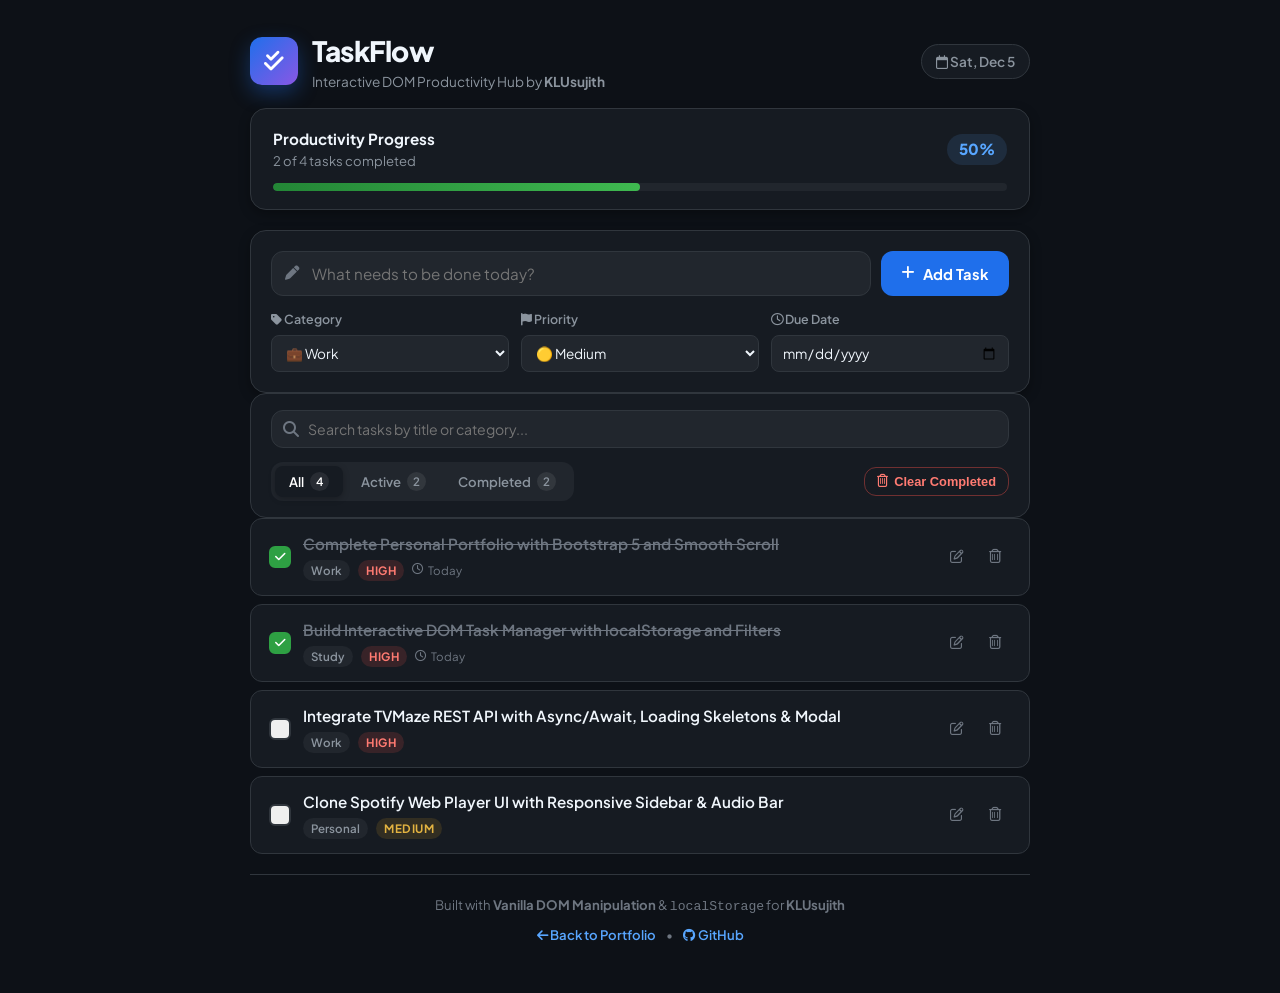
<file: 02-interactive-task-app/index.html>
<!DOCTYPE html>
<html lang="en">
<head>
  <meta charset="UTF-8">
  <meta name="viewport" content="width=device-width, initial-scale=1.0">
  <title>TaskFlow | Interactive Task & Productivity App</title>
  <meta name="description" content="TaskFlow - A modern interactive task manager built with Vanilla JavaScript DOM manipulation and localStorage by KLUsujith.">
  
  <!-- Google Fonts -->
  <link rel="preconnect" href="https://fonts.googleapis.com">
  <link rel="preconnect" href="https://fonts.gstatic.com" crossorigin>
  <link href="https://fonts.googleapis.com/css2?family=Plus+Jakarta+Sans:wght@300;400;500;600;700;800&display=swap" rel="stylesheet">
  
  <!-- FontAwesome Icons -->
  <link rel="stylesheet" href="https://cdnjs.cloudflare.com/ajax/libs/font-awesome/6.5.1/css/all.min.css">
  
  <!-- Custom CSS -->
  <link rel="stylesheet" href="css/style.css">
</head>
<body>

  <div class="app-container">
    <!-- Header -->
    <header class="app-header">
      <div class="header-top">
        <div class="brand">
          <div class="logo-icon">
            <i class="fa-solid fa-check-double"></i>
          </div>
          <div>
            <h1>TaskFlow</h1>
            <p class="subtitle">Interactive DOM Productivity Hub by <strong>KLUsujith</strong></p>
          </div>
        </div>
        <div class="header-actions">
          <span class="date-badge" id="currentDateBadge"><i class="fa-regular fa-calendar"></i> Today</span>
        </div>
      </div>

      <!-- Stats & Progress Bar -->
      <div class="progress-card">
        <div class="progress-info">
          <div>
            <span class="progress-title">Productivity Progress</span>
            <div class="progress-stats">
              <span id="completedCount">0</span> of <span id="totalCount">0</span> tasks completed
            </div>
          </div>
          <div class="percentage-pill" id="percentPill">0%</div>
        </div>
        <div class="progress-track">
          <div class="progress-fill" id="progressFill" style="width: 0%"></div>
        </div>
      </div>
    </header>

    <!-- Main Content Grid -->
    <main class="app-main">
      <!-- Task Creation Form Card -->
      <section class="task-form-card">
        <form id="taskForm" autocomplete="off">
          <div class="input-row">
            <div class="input-group flex-grow">
              <i class="fa-solid fa-pen input-icon"></i>
              <input type="text" id="taskInput" placeholder="What needs to be done today?" required>
            </div>
            <button type="submit" class="btn-primary" id="addTaskBtn">
              <i class="fa-solid fa-plus"></i>
              <span>Add Task</span>
            </button>
          </div>

          <!-- Extra Task Metadata Options -->
          <div class="options-row">
            <div class="option-item">
              <label for="categorySelect"><i class="fa-solid fa-tag"></i> Category</label>
              <select id="categorySelect">
                <option value="Work">💼 Work</option>
                <option value="Personal">🏡 Personal</option>
                <option value="Study">📚 Study</option>
                <option value="Urgent">⚡ Urgent</option>
              </select>
            </div>

            <div class="option-item">
              <label for="prioritySelect"><i class="fa-solid fa-flag"></i> Priority</label>
              <select id="prioritySelect">
                <option value="medium">🟡 Medium</option>
                <option value="high">🔴 High</option>
                <option value="low">🟢 Low</option>
              </select>
            </div>

            <div class="option-item">
              <label for="dueDateInput"><i class="fa-regular fa-clock"></i> Due Date</label>
              <input type="date" id="dueDateInput">
            </div>
          </div>
        </form>
      </section>

      <!-- Search & Filter Controls -->
      <section class="controls-card">
        <div class="search-box">
          <i class="fa-solid fa-magnifying-glass search-icon"></i>
          <input type="text" id="searchInput" placeholder="Search tasks by title or category...">
          <button type="button" id="clearSearchBtn" class="clear-search-btn" title="Clear search">
            <i class="fa-solid fa-xmark"></i>
          </button>
        </div>

        <div class="filter-toolbar">
          <div class="filter-tabs" id="filterTabs">
            <button class="filter-tab active" data-filter="all">
              All <span class="badge" id="badgeAll">0</span>
            </button>
            <button class="filter-tab" data-filter="active">
              Active <span class="badge" id="badgeActive">0</span>
            </button>
            <button class="filter-tab" data-filter="completed">
              Completed <span class="badge" id="badgeCompleted">0</span>
            </button>
          </div>

          <div class="toolbar-actions">
            <button class="btn-outline-danger btn-sm" id="clearCompletedBtn" title="Remove finished tasks">
              <i class="fa-regular fa-trash-can"></i> Clear Completed
            </button>
          </div>
        </div>
      </section>

      <!-- Task List Container -->
      <section class="tasks-section">
        <ul class="task-list" id="taskList" aria-live="polite">
          <!-- Dynamically populated via DOM manipulation -->
        </ul>

        <!-- Empty State View -->
        <div class="empty-state d-none" id="emptyState">
          <div class="empty-icon">
            <i class="fa-regular fa-clipboard"></i>
          </div>
          <h3 id="emptyTitle">No tasks found</h3>
          <p id="emptySubtitle">Add a task above to jumpstart your productivity!</p>
        </div>
      </section>
    </main>

    <!-- Footer -->
    <footer class="app-footer">
      <p>Built with <strong>Vanilla DOM Manipulation</strong> &amp; <code>localStorage</code> for <strong>KLUsujith</strong></p>
      <div class="footer-links">
        <a href="../01-personal-portfolio/index.html"><i class="fa-solid fa-arrow-left"></i> Back to Portfolio</a>
        <span>•</span>
        <a href="https://github.com/KLUsujith" target="_blank" rel="noopener noreferrer"><i class="fa-brands fa-github"></i> GitHub</a>
      </div>
    </footer>
  </div>

  <!-- App Script -->
  <script src="js/app.js"></script>
</body>
</html>
</file>
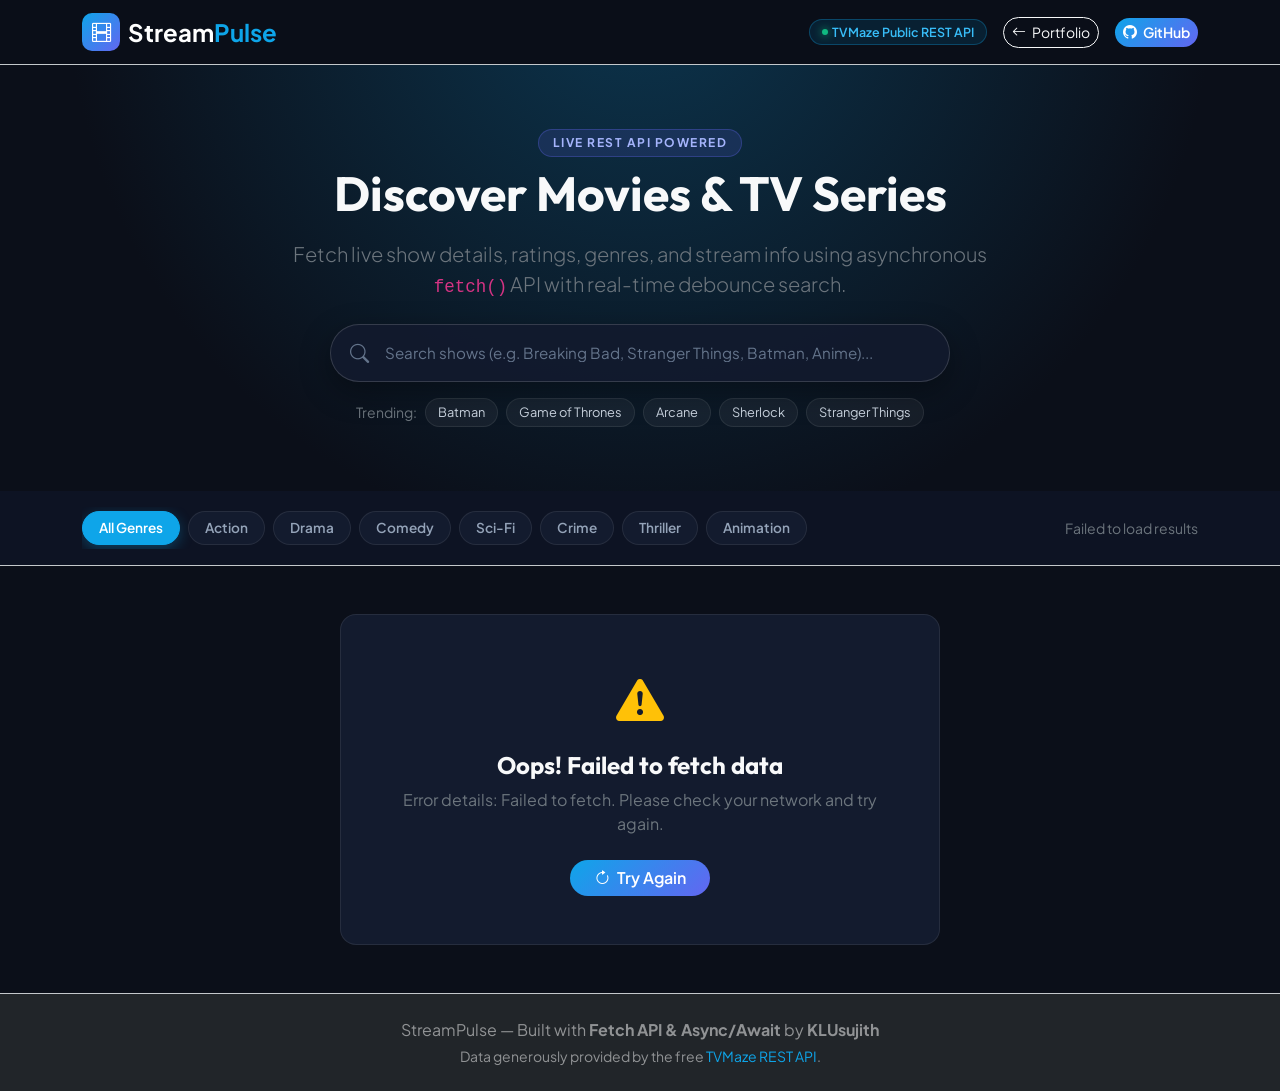
<file: 03-rest-api-explorer/index.html>
<!DOCTYPE html>
<html lang="en">
<head>
  <meta charset="UTF-8">
  <meta name="viewport" content="width=device-width, initial-scale=1.0">
  <title>StreamPulse | Movie & TV Show Discovery (REST API)</title>
  <meta name="description" content="StreamPulse - Public REST API web application fetching and rendering live show data with loading skeletons and error states by KLUsujith.">

  <!-- Bootstrap 5 CSS -->
  <link href="https://cdn.jsdelivr.net/npm/bootstrap@5.3.3/dist/css/bootstrap.min.css" rel="stylesheet">
  <!-- Bootstrap Icons -->
  <link rel="stylesheet" href="https://cdn.jsdelivr.net/npm/bootstrap-icons@1.11.3/font/bootstrap-icons.min.css">
  <!-- Google Fonts -->
  <link rel="preconnect" href="https://fonts.googleapis.com">
  <link rel="preconnect" href="https://fonts.gstatic.com" crossorigin>
  <link href="https://fonts.googleapis.com/css2?family=Plus+Jakarta+Sans:wght@400;500;600;700;800&family=Outfit:wght@600;700;800&display=swap" rel="stylesheet">

  <!-- Custom CSS -->
  <link rel="stylesheet" href="css/style.css">
</head>
<body class="bg-dark-theme text-light">

  <!-- ================= TOP HEADER ================= -->
  <nav class="navbar navbar-expand-lg navbar-dark border-bottom border-secondary-subtle sticky-top top-nav">
    <div class="container">
      <a class="navbar-brand d-flex align-items-center gap-2" href="#">
        <div class="logo-box">
          <i class="bi bi-film"></i>
        </div>
        <span class="fw-bold fs-4 tracking-tight">Stream<span class="text-accent">Pulse</span></span>
      </a>

      <div class="d-flex align-items-center gap-3 ms-auto">
        <span class="badge api-badge d-none d-sm-inline-flex align-items-center gap-1">
          <span class="status-indicator"></span> TVMaze Public REST API
        </span>
        <a href="../01-personal-portfolio/index.html" class="btn btn-outline-light btn-sm rounded-pill">
          <i class="bi bi-arrow-left me-1"></i> Portfolio
        </a>
        <a href="https://github.com/KLUsujith" target="_blank" rel="noopener noreferrer" class="btn btn-brand btn-sm rounded-pill">
          <i class="bi bi-github me-1"></i> GitHub
        </a>
      </div>
    </div>
  </nav>

  <!-- ================= HERO / SEARCH BANNER ================= -->
  <header class="search-banner py-5 text-center">
    <div class="container py-3">
      <div class="max-w-750 mx-auto">
        <span class="sub-badge mb-2 d-inline-block">LIVE REST API POWERED</span>
        <h1 class="display-5 fw-bold mb-3">Discover Movies &amp; TV Series</h1>
        <p class="text-secondary lead mb-4">
          Fetch live show details, ratings, genres, and stream info using asynchronous <code>fetch()</code> API with real-time debounce search.
        </p>

        <!-- Search Form -->
        <div class="search-input-wrapper position-relative mx-auto">
          <i class="bi bi-search search-icon"></i>
          <input type="text" id="searchInput" class="form-control form-control-lg custom-search-bar" placeholder="Search shows (e.g. Breaking Bad, Stranger Things, Batman, Anime)..." autocomplete="off">
          <button type="button" id="clearSearchBtn" class="clear-btn d-none" aria-label="Clear search">
            <i class="bi bi-x-circle-fill"></i>
          </button>
        </div>

        <!-- Quick Search Tags -->
        <div class="quick-tags mt-3 d-flex flex-wrap justify-content-center align-items-center gap-2">
          <span class="small text-secondary">Trending:</span>
          <button class="quick-tag-btn" data-query="Batman">Batman</button>
          <button class="quick-tag-btn" data-query="Game of Thrones">Game of Thrones</button>
          <button class="quick-tag-btn" data-query="Arcane">Arcane</button>
          <button class="quick-tag-btn" data-query="Sherlock">Sherlock</button>
          <button class="quick-tag-btn" data-query="Stranger Things">Stranger Things</button>
        </div>
      </div>
    </div>
  </header>

  <!-- ================= GENRE FILTER BAR ================= -->
  <section class="genre-filter-section py-3 border-bottom border-secondary-subtle">
    <div class="container">
      <div class="d-flex align-items-center justify-content-between flex-wrap gap-2">
        <div class="d-flex align-items-center gap-2 overflow-x-auto py-1 genre-scroll" id="genreFilters">
          <button class="genre-pill active" data-genre="all">All Genres</button>
          <button class="genre-pill" data-genre="Action">Action</button>
          <button class="genre-pill" data-genre="Drama">Drama</button>
          <button class="genre-pill" data-genre="Comedy">Comedy</button>
          <button class="genre-pill" data-genre="Science-Fiction">Sci-Fi</button>
          <button class="genre-pill" data-genre="Crime">Crime</button>
          <button class="genre-pill" data-genre="Thriller">Thriller</button>
          <button class="genre-pill" data-genre="Animation">Animation</button>
        </div>
        <div class="results-meta small text-secondary" id="resultsCount">
          Showing results
        </div>
      </div>
    </div>
  </section>

  <!-- ================= MAIN CONTENT AREA ================= -->
  <main class="py-5">
    <div class="container">

      <!-- 1. Loading Skeleton State -->
      <div id="loadingState" class="d-none">
        <div class="row g-4">
          <!-- 6 skeleton cards -->
          <div class="col-6 col-md-4 col-lg-3" v-for="i in 8">
            <div class="skeleton-card rounded-4 p-0 overflow-hidden">
              <div class="skeleton-poster"></div>
              <div class="p-3">
                <div class="skeleton-line skeleton-title mb-2"></div>
                <div class="skeleton-line skeleton-meta mb-3"></div>
                <div class="skeleton-line skeleton-badge"></div>
              </div>
            </div>
          </div>
        </div>
      </div>

      <!-- 2. Error State Banner -->
      <div id="errorState" class="d-none">
        <div class="error-banner text-center p-5 rounded-4 mx-auto max-w-600">
          <div class="error-icon mb-3">
            <i class="bi bi-exclamation-triangle-fill text-warning"></i>
          </div>
          <h3 class="h4 fw-bold mb-2">Oops! Failed to fetch data</h3>
          <p class="text-secondary mb-4" id="errorMessage">Unable to connect to the TVMaze REST API. Please verify your internet connection or try again.</p>
          <button class="btn btn-brand rounded-pill px-4" id="retryBtn">
            <i class="bi bi-arrow-clockwise me-1"></i> Try Again
          </button>
        </div>
      </div>

      <!-- 3. Empty Search State -->
      <div id="emptyState" class="d-none">
        <div class="empty-banner text-center p-5 rounded-4 mx-auto max-w-600">
          <div class="empty-icon mb-3">
            <i class="bi bi-search text-secondary"></i>
          </div>
          <h3 class="h4 fw-bold mb-2">No shows found</h3>
          <p class="text-secondary" id="emptyMessage">We couldn't find any TV shows matching your search query. Try searching for popular titles like "Breaking Bad", "Friends", or "Avengers".</p>
        </div>
      </div>

      <!-- 4. Dynamic Show Cards Grid -->
      <div class="row g-4" id="showsGrid">
        <!-- Rendered via JavaScript fetch -->
      </div>

    </div>
  </main>

  <!-- ================= SHOW DETAILS MODAL ================= -->
  <div class="modal fade" id="showModal" tabindex="-1" aria-labelledby="modalShowTitle" aria-hidden="true">
    <div class="modal-dialog modal-dialog-centered modal-lg">
      <div class="modal-content bg-modal border-secondary">
        <div class="modal-header border-secondary-subtle">
          <h2 class="modal-title h5 fw-bold" id="modalShowTitle">Show Details</h2>
          <button type="button" class="btn-close btn-close-white" data-bs-dismiss="modal" aria-label="Close"></button>
        </div>
        <div class="modal-body p-4" id="modalBody">
          <!-- Populated dynamically via JS -->
        </div>
        <div class="modal-footer border-secondary-subtle">
          <button type="button" class="btn btn-secondary btn-sm rounded-pill" data-bs-dismiss="modal">Close</button>
          <a href="#" id="modalOfficialSite" target="_blank" rel="noopener noreferrer" class="btn btn-brand btn-sm rounded-pill">
            <i class="bi bi-box-arrow-up-right me-1"></i> Official Website
          </a>
        </div>
      </div>
    </div>
  </div>

  <!-- ================= FOOTER ================= -->
  <footer class="py-4 border-top border-secondary-subtle bg-dark text-white-50 text-center">
    <div class="container">
      <p class="mb-1">StreamPulse — Built with <strong>Fetch API &amp; Async/Await</strong> by <strong>KLUsujith</strong></p>
      <div class="small">Data generously provided by the free <a href="https://www.tvmaze.com/api" target="_blank" rel="noopener noreferrer" class="text-accent text-decoration-none">TVMaze REST API</a>.</div>
    </div>
  </footer>

  <!-- Bootstrap 5 JS -->
  <script src="https://cdn.jsdelivr.net/npm/bootstrap@5.3.3/dist/js/bootstrap.bundle.min.js"></script>
  <!-- App JS -->
  <script src="js/app.js"></script>
</body>
</html>
</file>
<file: 01-personal-portfolio/css/style.css>
/* ============================================================
   PERSONAL PORTFOLIO STYLES - KLUsujith
   ============================================================ */

:root {
  --bg-main: #0b0f19;
  --bg-darker: #070a12;
  --bg-card: rgba(18, 24, 38, 0.7);
  --bg-card-hover: rgba(26, 34, 52, 0.85);
  --border-color: rgba(255, 255, 255, 0.08);
  --border-hover: rgba(99, 102, 241, 0.4);
  
  --primary: #6366f1;
  --primary-light: #818cf8;
  --primary-dark: #4f46e5;
  --secondary: #ec4899;
  --accent: #06b6d4;
  --success: #10b981;
  --warning: #f59e0b;
  --text-main: #f8fafc;
  --text-muted: #94a3b8;
  
  --font-heading: 'Outfit', -apple-system, BlinkMacSystemFont, sans-serif;
  --font-body: 'Inter', -apple-system, BlinkMacSystemFont, sans-serif;
  --transition: all 0.3s cubic-bezier(0.4, 0, 0.2, 1);
}

/* Global Reset & Base */
html {
  scroll-behavior: smooth;
  scroll-padding-top: 80px;
}

body {
  background-color: var(--bg-main);
  color: var(--text-main);
  font-family: var(--font-body);
  line-height: 1.65;
  overflow-x: hidden;
  position: relative;
}

h1, h2, h3, h4, h5, h6 {
  font-family: var(--font-heading);
  color: var(--text-main);
}

a {
  text-decoration: none;
  transition: var(--transition);
}

.text-brand {
  color: var(--primary-light) !important;
}

.bg-darker {
  background-color: var(--bg-darker) !important;
}

.section-wrapper {
  position: relative;
}

/* Gradient Text */
.gradient-text {
  background: linear-gradient(135deg, #6366f1 0%, #ec4899 50%, #06b6d4 100%);
  -webkit-background-clip: text;
  -webkit-text-fill-color: transparent;
}

/* Section Headers */
.section-header .section-tag {
  display: inline-block;
  font-size: 0.8rem;
  font-weight: 700;
  letter-spacing: 2px;
  color: var(--primary-light);
  background: rgba(99, 102, 241, 0.12);
  padding: 6px 16px;
  border-radius: 50px;
  border: 1px solid rgba(99, 102, 241, 0.25);
  margin-bottom: 12px;
}

.section-header .section-title {
  font-size: 2.3rem;
  font-weight: 800;
  margin-bottom: 12px;
}

.section-divider {
  width: 60px;
  height: 4px;
  background: linear-gradient(90deg, var(--primary), var(--secondary));
  margin: 0 auto 20px auto;
  border-radius: 2px;
}

/* ================= NAVBAR ================= */
#mainNavbar {
  background: rgba(11, 15, 25, 0.85);
  backdrop-filter: blur(12px);
  -webkit-backdrop-filter: blur(12px);
  border-bottom: 1px solid var(--border-color);
  padding: 14px 0;
  transition: var(--transition);
}

#mainNavbar.navbar-scrolled {
  padding: 10px 0;
  background: rgba(7, 10, 18, 0.95);
  box-shadow: 0 10px 30px rgba(0, 0, 0, 0.5);
}

.brand-badge {
  background: linear-gradient(135deg, var(--primary), var(--secondary));
  color: #fff;
  font-size: 0.85rem;
  font-weight: 800;
  padding: 4px 10px;
  border-radius: 8px;
  letter-spacing: 0.5px;
}

.brand-text {
  font-weight: 700;
  font-size: 1.25rem;
  letter-spacing: -0.5px;
  color: #fff;
}

.brand-accent {
  color: var(--primary-light);
}

.nav-link {
  color: var(--text-muted) !important;
  font-weight: 500;
  font-size: 0.95rem;
  padding: 8px 16px !important;
  border-radius: 8px;
  transition: var(--transition);
}

.nav-link:hover,
.nav-link.active {
  color: #ffffff !important;
  background: rgba(99, 102, 241, 0.12);
}

/* Buttons */
.btn-brand {
  background: linear-gradient(135deg, var(--primary), var(--primary-dark));
  color: #fff;
  border: none;
  font-weight: 600;
  transition: var(--transition);
  box-shadow: 0 4px 15px rgba(99, 102, 241, 0.35);
}

.btn-brand:hover {
  background: linear-gradient(135deg, var(--primary-light), var(--primary));
  color: #fff;
  transform: translateY(-2px);
  box-shadow: 0 6px 20px rgba(99, 102, 241, 0.5);
}

.btn-outline-light {
  border-color: var(--border-color);
  color: var(--text-main);
  backdrop-filter: blur(8px);
}

.btn-outline-light:hover {
  background: rgba(255, 255, 255, 0.1);
  border-color: #fff;
  color: #fff;
  transform: translateY(-2px);
}

/* ================= HERO SECTION ================= */
.hero-section {
  min-height: 100vh;
  padding-top: 120px;
  padding-bottom: 60px;
  position: relative;
  background: radial-gradient(circle at 80% 20%, rgba(99, 102, 241, 0.15) 0%, transparent 50%),
              radial-gradient(circle at 20% 80%, rgba(236, 72, 153, 0.12) 0%, transparent 50%);
}

.hero-tag {
  background: rgba(16, 185, 129, 0.1);
  border: 1px solid rgba(16, 185, 129, 0.25);
  color: #34d399;
  font-size: 0.85rem;
  font-weight: 600;
  padding: 6px 14px;
  border-radius: 50px;
}

.status-dot {
  width: 8px;
  height: 8px;
  border-radius: 50%;
  background: #10b981;
  box-shadow: 0 0 10px #10b981;
  animation: pulse-green 2s infinite;
}

@keyframes pulse-green {
  0%, 100% { opacity: 1; transform: scale(1); }
  50% { opacity: 0.4; transform: scale(0.85); }
}

.hero-title {
  letter-spacing: -1.5px;
}

.hero-subtitle {
  font-size: 1.5rem;
  font-weight: 500;
  color: var(--text-muted);
}

.typed-text {
  color: #f8fafc;
  border-bottom: 2px solid var(--primary-light);
  padding-bottom: 2px;
}

.hero-desc {
  max-width: 580px;
  font-size: 1.1rem;
}

.social-icon {
  width: 42px;
  height: 42px;
  border-radius: 50%;
  background: var(--bg-card);
  border: 1px solid var(--border-color);
  color: var(--text-muted);
  display: inline-flex;
  align-items: center;
  justify-content: center;
  font-size: 1.15rem;
  transition: var(--transition);
}

.social-icon:hover {
  background: var(--primary);
  border-color: var(--primary);
  color: #fff;
  transform: translateY(-3px);
  box-shadow: 0 6px 16px rgba(99, 102, 241, 0.4);
}

/* Avatar Visual Card */
.hero-avatar-wrapper {
  position: relative;
  display: inline-block;
  padding: 30px;
}

.hero-avatar-glow {
  position: absolute;
  top: 50%;
  left: 50%;
  transform: translate(-50%, -50%);
  width: 280px;
  height: 280px;
  background: radial-gradient(circle, rgba(99, 102, 241, 0.4) 0%, rgba(236, 72, 153, 0.15) 60%, transparent 80%);
  filter: blur(40px);
  border-radius: 50%;
  z-index: 0;
}

.hero-avatar-card {
  position: relative;
  z-index: 1;
  background: var(--bg-card);
  border: 1px solid var(--border-color);
  border-radius: 30px;
  padding: 40px 30px;
  backdrop-filter: blur(16px);
  box-shadow: 0 20px 50px rgba(0, 0, 0, 0.5);
}

.avatar-circle {
  width: 140px;
  height: 140px;
  margin: 0 auto 25px auto;
  border-radius: 50%;
  background: linear-gradient(135deg, rgba(99, 102, 241, 0.2), rgba(236, 72, 153, 0.2));
  border: 2px solid rgba(255, 255, 255, 0.15);
  display: flex;
  align-items: center;
  justify-content: center;
}

.avatar-icon {
  font-size: 4rem;
  color: var(--primary-light);
}

.avatar-badge {
  display: flex;
  align-items: center;
  gap: 8px;
  background: rgba(15, 23, 42, 0.85);
  border: 1px solid var(--border-color);
  border-radius: 50px;
  padding: 8px 16px;
  font-size: 0.85rem;
  font-weight: 600;
  margin-bottom: 10px;
  backdrop-filter: blur(8px);
  box-shadow: 0 4px 15px rgba(0, 0, 0, 0.25);
  transition: var(--transition);
}

.avatar-badge:hover {
  transform: scale(1.03);
  border-color: var(--border-hover);
}

.scroll-down-indicator {
  position: absolute;
  bottom: 20px;
  left: 50%;
  transform: translateX(-50%);
  animation: bounce 2s infinite;
}

.scroll-down-indicator a {
  color: var(--text-muted);
  font-size: 1.5rem;
}

@keyframes bounce {
  0%, 20%, 50%, 80%, 100% { transform: translate(-50%, 0); }
  40% { transform: translate(-50%, -10px); }
  60% { transform: translate(-50%, -5px); }
}

/* ================= ABOUT SECTION ================= */
.about-card {
  background: var(--bg-card);
  border: 1px solid var(--border-color);
  box-shadow: 0 10px 30px rgba(0, 0, 0, 0.25);
}

.stat-number {
  font-size: 2rem;
  line-height: 1;
  margin-bottom: 4px;
}

.feature-box {
  background: var(--bg-card);
  border: 1px solid var(--border-color);
  transition: var(--transition);
}

.feature-box:hover {
  background: var(--bg-card-hover);
  border-color: var(--border-hover);
  transform: translateY(-4px);
  box-shadow: 0 10px 25px rgba(0, 0, 0, 0.35);
}

.feature-icon {
  width: 48px;
  height: 48px;
  border-radius: 12px;
  background: rgba(99, 102, 241, 0.15);
  color: var(--primary-light);
  display: flex;
  align-items: center;
  justify-content: center;
  font-size: 1.5rem;
}

/* ================= SKILLS SECTION ================= */
.skill-category-card {
  background: var(--bg-card);
  border: 1px solid var(--border-color);
  transition: var(--transition);
}

.skill-category-card:hover {
  border-color: var(--border-hover);
  transform: translateY(-4px);
  box-shadow: 0 12px 30px rgba(0, 0, 0, 0.3);
}

.category-icon-box {
  width: 44px;
  height: 44px;
  border-radius: 10px;
  background: rgba(99, 102, 241, 0.15);
  color: var(--primary-light);
  display: flex;
  align-items: center;
  justify-content: center;
  font-size: 1.3rem;
}

.skill-name {
  font-size: 0.9rem;
}

.skill-pct {
  font-size: 0.85rem;
  color: var(--text-muted);
}

.progress-bar-custom {
  height: 8px;
  background-color: rgba(255, 255, 255, 0.08);
  border-radius: 10px;
  overflow: hidden;
}

.text-purple { color: #a855f7 !important; }
.bg-purple { background-color: #a855f7 !important; }
.text-teal { color: #14b8a6 !important; }
.bg-teal { background-color: #14b8a6 !important; }
.text-orange { color: #f97316 !important; }
.bg-orange { background-color: #f97316 !important; }

.skill-badge {
  background: rgba(255, 255, 255, 0.06);
  border: 1px solid var(--border-color);
  color: #e2e8f0;
  font-weight: 500;
  font-size: 0.9rem;
  padding: 8px 16px;
  border-radius: 50px;
  margin: 5px;
  display: inline-block;
  transition: var(--transition);
}

.skill-badge:hover {
  background: rgba(99, 102, 241, 0.2);
  border-color: var(--primary-light);
  color: #fff;
  transform: translateY(-2px);
}

/* ================= PROJECTS SECTION ================= */
.project-card {
  background: var(--bg-card);
  border: 1px solid var(--border-color);
  transition: var(--transition);
}

.project-card:hover {
  border-color: var(--border-hover);
  transform: translateY(-6px);
  box-shadow: 0 15px 35px rgba(0, 0, 0, 0.45);
}

.bg-gradient-primary {
  background: linear-gradient(135deg, #3730a3, #4f46e5);
}

.bg-gradient-purple {
  background: linear-gradient(135deg, #6b21a8, #9333ea);
}

.bg-gradient-teal {
  background: linear-gradient(135deg, #065f46, #0d9488);
}

.bg-gradient-spotify {
  background: linear-gradient(135deg, #121212, #1db954);
}

.project-tech-tags {
  display: flex;
  flex-wrap: wrap;
  gap: 6px;
}

.tech-tag {
  background: rgba(255, 255, 255, 0.06);
  border: 1px solid var(--border-color);
  color: var(--text-muted);
  font-size: 0.75rem;
  font-weight: 600;
  padding: 4px 10px;
  border-radius: 6px;
}

/* ================= CONTACT SECTION ================= */
.contact-detail-item {
  background: var(--bg-card);
  border: 1px solid var(--border-color);
  transition: var(--transition);
}

.contact-detail-item:hover {
  border-color: var(--border-hover);
  background: var(--bg-card-hover);
}

.contact-icon-box {
  width: 42px;
  height: 42px;
  border-radius: 10px;
  background: rgba(99, 102, 241, 0.15);
  color: var(--primary-light);
  display: flex;
  align-items: center;
  justify-content: center;
  font-size: 1.25rem;
}

.social-connect-box {
  background: var(--bg-card);
  border: 1px solid var(--border-color);
}

.contact-form-card {
  background: var(--bg-card);
  border: 1px solid var(--border-color);
  box-shadow: 0 15px 35px rgba(0, 0, 0, 0.35);
}

.form-control, .input-group-text {
  background-color: rgba(15, 23, 42, 0.6) !important;
  border-color: var(--border-color) !important;
  color: #fff !important;
}

.form-control:focus {
  border-color: var(--primary-light) !important;
  box-shadow: 0 0 0 0.25rem rgba(99, 102, 241, 0.25) !important;
}

/* ================= RESPONSIVENESS ================= */
@media (max-width: 991.98px) {
  .hero-section {
    padding-top: 100px;
    text-align: center;
  }
  .navbar-collapse {
    background: rgba(11, 15, 25, 0.98);
    padding: 20px;
    border-radius: 16px;
    border: 1px solid var(--border-color);
    margin-top: 12px;
  }
  .hero-avatar-wrapper {
    margin-top: 20px;
  }
}

@media (max-width: 576px) {
  .hero-title {
    font-size: 2.3rem;
  }
  .section-header .section-title {
    font-size: 1.9rem;
  }
  .btn-lg {
    font-size: 0.95rem;
    padding: 10px 20px;
  }
}
</file>
<file: 02-interactive-task-app/css/style.css>
/* ============================================================
   TASKFLOW STYLES - Interactive DOM App by KLUsujith
   ============================================================ */

:root {
  --bg-body: #0d1117;
  --bg-card: #161b22;
  --bg-card-alt: #21262d;
  --border-color: #30363d;
  --border-light: rgba(240, 246, 252, 0.1);
  
  --primary: #58a6ff;
  --primary-hover: #79c0ff;
  --success: #2ea043;
  --success-light: #3fb950;
  --warning: #d29922;
  --danger: #f85149;
  --purple: #bc8cff;
  
  --text-main: #f0f6fc;
  --text-muted: #8b949e;
  --text-dim: #6e7681;
  
  --radius-sm: 8px;
  --radius-md: 12px;
  --radius-lg: 16px;
  --radius-full: 9999px;
  
  --transition: all 0.2s cubic-bezier(0.4, 0, 0.2, 1);
  --shadow-sm: 0 4px 12px rgba(0, 0, 0, 0.3);
  --shadow-md: 0 8px 24px rgba(0, 0, 0, 0.4);
}

* {
  margin: 0;
  padding: 0;
  box-sizing: border-box;
}

body {
  background-color: var(--bg-body);
  color: var(--text-main);
  font-family: 'Plus Jakarta Sans', -apple-system, BlinkMacSystemFont, sans-serif;
  line-height: 1.5;
  padding: 30px 16px;
  min-height: 100vh;
  display: flex;
  justify-content: center;
}

.app-container {
  width: 100%;
  max-width: 780px;
  display: flex;
  flex-direction: column;
  gap: 20px;
}

/* ================= HEADER ================= */
.app-header {
  display: flex;
  flex-direction: column;
  gap: 16px;
}

.header-top {
  display: flex;
  align-items: center;
  justify-content: space-between;
  flex-wrap: wrap;
  gap: 12px;
}

.brand {
  display: flex;
  align-items: center;
  gap: 14px;
}

.logo-icon {
  width: 48px;
  height: 48px;
  border-radius: var(--radius-md);
  background: linear-gradient(135deg, #1f6feb, #8957e5);
  color: #fff;
  display: flex;
  align-items: center;
  justify-content: center;
  font-size: 1.4rem;
  box-shadow: 0 8px 20px rgba(31, 111, 235, 0.35);
}

.brand h1 {
  font-size: 1.75rem;
  font-weight: 800;
  letter-spacing: -0.5px;
}

.brand .subtitle {
  color: var(--text-muted);
  font-size: 0.85rem;
}

.date-badge {
  background: var(--bg-card);
  border: 1px solid var(--border-color);
  color: var(--text-muted);
  font-size: 0.85rem;
  font-weight: 600;
  padding: 8px 14px;
  border-radius: var(--radius-full);
}

/* ================= PROGRESS CARD ================= */
.progress-card {
  background: var(--bg-card);
  border: 1px solid var(--border-color);
  border-radius: var(--radius-lg);
  padding: 18px 22px;
  box-shadow: var(--shadow-sm);
}

.progress-info {
  display: flex;
  justify-content: space-between;
  align-items: center;
  margin-bottom: 12px;
}

.progress-title {
  font-size: 0.95rem;
  font-weight: 700;
  color: var(--text-main);
}

.progress-stats {
  font-size: 0.82rem;
  color: var(--text-muted);
}

.percentage-pill {
  font-size: 0.95rem;
  font-weight: 800;
  color: var(--primary);
  background: rgba(88, 166, 255, 0.12);
  padding: 4px 12px;
  border-radius: var(--radius-full);
}

.progress-track {
  height: 8px;
  background-color: var(--bg-card-alt);
  border-radius: var(--radius-full);
  overflow: hidden;
}

.progress-fill {
  height: 100%;
  background: linear-gradient(90deg, #238636, #3fb950);
  border-radius: var(--radius-full);
  transition: width 0.4s ease;
}

/* ================= FORM CARD ================= */
.task-form-card {
  background: var(--bg-card);
  border: 1px solid var(--border-color);
  border-radius: var(--radius-lg);
  padding: 20px;
  box-shadow: var(--shadow-sm);
}

.input-row {
  display: flex;
  gap: 10px;
  margin-bottom: 14px;
}

.input-group {
  position: relative;
  display: flex;
  align-items: center;
}

.input-group.flex-grow {
  flex-grow: 1;
}

.input-icon {
  position: absolute;
  left: 14px;
  color: var(--text-dim);
  font-size: 0.9rem;
}

.task-form-card input[type="text"] {
  width: 100%;
  padding: 12px 14px 12px 40px;
  background: var(--bg-card-alt);
  border: 1px solid var(--border-color);
  border-radius: var(--radius-md);
  color: var(--text-main);
  font-size: 0.95rem;
  font-family: inherit;
  transition: var(--transition);
}

.task-form-card input[type="text"]:focus {
  outline: none;
  border-color: var(--primary);
  box-shadow: 0 0 0 3px rgba(88, 166, 255, 0.2);
}

.btn-primary {
  background: #1f6feb;
  color: #fff;
  border: none;
  padding: 0 20px;
  border-radius: var(--radius-md);
  font-size: 0.92rem;
  font-weight: 700;
  font-family: inherit;
  cursor: pointer;
  display: flex;
  align-items: center;
  gap: 8px;
  transition: var(--transition);
  white-space: nowrap;
}

.btn-primary:hover {
  background: #388bfd;
  transform: translateY(-1px);
}

.options-row {
  display: grid;
  grid-template-columns: repeat(3, 1fr);
  gap: 12px;
}

.option-item {
  display: flex;
  flex-direction: column;
  gap: 6px;
}

.option-item label {
  font-size: 0.78rem;
  font-weight: 600;
  color: var(--text-muted);
}

.option-item select,
.option-item input[type="date"] {
  background: var(--bg-card-alt);
  border: 1px solid var(--border-color);
  border-radius: var(--radius-sm);
  color: var(--text-main);
  padding: 8px 10px;
  font-size: 0.85rem;
  font-family: inherit;
  cursor: pointer;
  transition: var(--transition);
}

.option-item select:focus,
.option-item input[type="date"]:focus {
  outline: none;
  border-color: var(--primary);
}

/* ================= CONTROLS CARD ================= */
.controls-card {
  background: var(--bg-card);
  border: 1px solid var(--border-color);
  border-radius: var(--radius-lg);
  padding: 16px 20px;
  display: flex;
  flex-direction: column;
  gap: 14px;
}

.search-box {
  position: relative;
  display: flex;
  align-items: center;
}

.search-icon {
  position: absolute;
  left: 12px;
  color: var(--text-dim);
}

.search-box input {
  width: 100%;
  padding: 9px 36px 9px 36px;
  background: var(--bg-card-alt);
  border: 1px solid var(--border-color);
  border-radius: var(--radius-md);
  color: var(--text-main);
  font-size: 0.88rem;
  font-family: inherit;
  transition: var(--transition);
}

.search-box input:focus {
  outline: none;
  border-color: var(--primary);
}

.clear-search-btn {
  position: absolute;
  right: 12px;
  background: none;
  border: none;
  color: var(--text-dim);
  cursor: pointer;
  display: none;
}

.clear-search-btn.show {
  display: block;
}

.filter-toolbar {
  display: flex;
  justify-content: space-between;
  align-items: center;
  flex-wrap: wrap;
  gap: 10px;
}

.filter-tabs {
  display: flex;
  background: var(--bg-card-alt);
  padding: 4px;
  border-radius: var(--radius-md);
  gap: 4px;
}

.filter-tab {
  background: none;
  border: none;
  padding: 6px 14px;
  color: var(--text-muted);
  font-weight: 600;
  font-size: 0.82rem;
  font-family: inherit;
  border-radius: var(--radius-sm);
  cursor: pointer;
  display: flex;
  align-items: center;
  gap: 6px;
  transition: var(--transition);
}

.filter-tab .badge {
  font-size: 0.72rem;
  background: rgba(255, 255, 255, 0.08);
  padding: 2px 6px;
  border-radius: var(--radius-full);
}

.filter-tab.active {
  background: var(--bg-card);
  color: #fff;
  box-shadow: 0 2px 6px rgba(0, 0, 0, 0.25);
}

.btn-outline-danger {
  background: transparent;
  border: 1px solid rgba(248, 81, 73, 0.4);
  color: #ff7b72;
  font-size: 0.8rem;
  font-weight: 600;
  padding: 6px 12px;
  border-radius: var(--radius-md);
  cursor: pointer;
  display: flex;
  align-items: center;
  gap: 6px;
  transition: var(--transition);
}

.btn-outline-danger:hover {
  background: rgba(248, 81, 73, 0.15);
  border-color: #f85149;
}

/* ================= TASK LIST ================= */
.tasks-section {
  display: flex;
  flex-direction: column;
  gap: 10px;
}

.task-list {
  list-style: none;
  display: flex;
  flex-direction: column;
  gap: 8px;
}

.task-item {
  background: var(--bg-card);
  border: 1px solid var(--border-color);
  border-radius: var(--radius-md);
  padding: 14px 18px;
  display: flex;
  align-items: center;
  justify-content: space-between;
  gap: 12px;
  transition: var(--transition);
  animation: fadeIn 0.25s ease forwards;
}

.task-item:hover {
  border-color: var(--border-light);
  transform: translateX(3px);
  box-shadow: 0 4px 12px rgba(0, 0, 0, 0.2);
}

@keyframes fadeIn {
  from { opacity: 0; transform: translateY(6px); }
  to { opacity: 1; transform: translateY(0); }
}

.task-left {
  display: flex;
  align-items: center;
  gap: 12px;
  flex-grow: 1;
  min-width: 0;
}

.custom-checkbox {
  width: 22px;
  height: 22px;
  min-width: 22px;
  border-radius: 6px;
  border: 2px solid var(--border-color);
  display: flex;
  align-items: center;
  justify-content: center;
  cursor: pointer;
  transition: var(--transition);
  color: transparent;
  font-size: 0.75rem;
}

.custom-checkbox:hover {
  border-color: var(--primary);
}

.task-item.completed .custom-checkbox {
  background-color: var(--success);
  border-color: var(--success);
  color: #fff;
}

.task-content {
  display: flex;
  flex-direction: column;
  gap: 4px;
  min-width: 0;
  flex-grow: 1;
}

.task-title {
  font-size: 0.95rem;
  font-weight: 600;
  color: var(--text-main);
  word-break: break-word;
  transition: var(--transition);
}

.task-title[contenteditable="true"] {
  outline: 2px solid var(--primary);
  padding: 2px 6px;
  border-radius: 4px;
  background: var(--bg-card-alt);
}

.task-item.completed .task-title {
  text-decoration: line-through;
  color: var(--text-dim);
}

.task-meta {
  display: flex;
  align-items: center;
  gap: 8px;
  flex-wrap: wrap;
}

.category-tag {
  font-size: 0.72rem;
  font-weight: 600;
  padding: 2px 8px;
  border-radius: var(--radius-full);
  background: var(--bg-card-alt);
  color: var(--text-muted);
}

.priority-tag {
  font-size: 0.72rem;
  font-weight: 700;
  padding: 2px 8px;
  border-radius: var(--radius-full);
  text-transform: uppercase;
  letter-spacing: 0.5px;
}

.priority-high {
  background: rgba(248, 81, 73, 0.15);
  color: #ff7b72;
}

.priority-medium {
  background: rgba(210, 153, 34, 0.15);
  color: #e3b341;
}

.priority-low {
  background: rgba(46, 160, 67, 0.15);
  color: #56d364;
}

.due-tag {
  font-size: 0.72rem;
  color: var(--text-dim);
  display: flex;
  align-items: center;
  gap: 4px;
}

.task-actions {
  display: flex;
  align-items: center;
  gap: 6px;
}

.btn-icon {
  background: none;
  border: none;
  color: var(--text-dim);
  width: 32px;
  height: 32px;
  border-radius: 6px;
  cursor: pointer;
  display: flex;
  align-items: center;
  justify-content: center;
  font-size: 0.85rem;
  transition: var(--transition);
}

.btn-icon:hover {
  background: var(--bg-card-alt);
  color: var(--text-main);
}

.btn-icon.delete-btn:hover {
  color: #ff7b72;
  background: rgba(248, 81, 73, 0.15);
}

/* ================= EMPTY STATE ================= */
.empty-state {
  text-align: center;
  padding: 48px 20px;
  background: var(--bg-card);
  border: 1px dashed var(--border-color);
  border-radius: var(--radius-lg);
}

.empty-state.d-none {
  display: none;
}

.empty-icon {
  font-size: 3rem;
  color: var(--text-dim);
  margin-bottom: 12px;
}

.empty-state h3 {
  font-size: 1.15rem;
  font-weight: 700;
  margin-bottom: 6px;
}

.empty-state p {
  color: var(--text-muted);
  font-size: 0.88rem;
}

/* ================= FOOTER ================= */
.app-footer {
  text-align: center;
  padding: 20px 0;
  color: var(--text-dim);
  font-size: 0.82rem;
  border-top: 1px solid var(--border-color);
}

.footer-links {
  margin-top: 8px;
  display: flex;
  justify-content: center;
  align-items: center;
  gap: 10px;
}

.footer-links a {
  color: var(--primary);
  text-decoration: none;
  font-weight: 600;
}

.footer-links a:hover {
  text-decoration: underline;
}

/* ================= RESPONSIVE ================= */
@media (max-width: 640px) {
  .options-row {
    grid-template-columns: 1fr;
  }
  .input-row {
    flex-direction: column;
  }
  .btn-primary {
    justify-content: center;
    padding: 12px;
  }
  .filter-toolbar {
    flex-direction: column;
    align-items: stretch;
  }
  .filter-tabs {
    justify-content: center;
  }
  .btn-outline-danger {
    justify-content: center;
  }
}
</file>
<file: 03-rest-api-explorer/css/style.css>
/* ============================================================
   STREAMPULSE REST API STYLES - KLUsujith
   ============================================================ */

:root {
  --bg-main: #0b0f19;
  --bg-card: #131b2e;
  --bg-card-hover: #1c2742;
  --bg-modal: #111827;
  --border-color: rgba(255, 255, 255, 0.08);
  --border-hover: rgba(14, 165, 233, 0.4);
  
  --accent: #0ea5e9;
  --accent-glow: rgba(14, 165, 233, 0.3);
  --primary: #6366f1;
  --rating-star: #eab308;
  
  --font-heading: 'Outfit', sans-serif;
  --font-body: 'Plus Jakarta Sans', sans-serif;
  --transition: all 0.25s cubic-bezier(0.4, 0, 0.2, 1);
}

body.bg-dark-theme {
  background-color: var(--bg-main);
  font-family: var(--font-body);
  color: #f8fafc;
  min-height: 100vh;
}

h1, h2, h3, h4, h5, h6 {
  font-family: var(--font-heading);
}

.text-accent {
  color: var(--accent) !important;
}

.bg-modal {
  background-color: var(--bg-modal) !important;
}

.max-w-750 { max-width: 750px; }
.max-w-600 { max-width: 600px; }

/* Navbar */
.top-nav {
  background: rgba(11, 15, 25, 0.9);
  backdrop-filter: blur(12px);
  z-index: 1020;
}

.logo-box {
  width: 38px;
  height: 38px;
  border-radius: 10px;
  background: linear-gradient(135deg, var(--accent), var(--primary));
  display: flex;
  align-items: center;
  justify-content: center;
  color: #fff;
  font-size: 1.2rem;
}

.api-badge {
  background: rgba(14, 165, 233, 0.12);
  color: #38bdf8;
  border: 1px solid rgba(14, 165, 233, 0.3);
  padding: 6px 12px;
  font-size: 0.78rem;
  font-weight: 600;
  border-radius: 50px;
}

.status-indicator {
  width: 6px;
  height: 6px;
  border-radius: 50%;
  background: #10b981;
  box-shadow: 0 0 8px #10b981;
}

/* Search Banner */
.search-banner {
  background: radial-gradient(circle at 50% -20%, rgba(14, 165, 233, 0.25) 0%, rgba(11, 15, 25, 1) 70%);
}

.sub-badge {
  background: rgba(99, 102, 241, 0.15);
  border: 1px solid rgba(99, 102, 241, 0.3);
  color: #a5b4fc;
  font-size: 0.75rem;
  font-weight: 700;
  letter-spacing: 1.5px;
  padding: 4px 14px;
  border-radius: 50px;
}

.search-input-wrapper {
  max-width: 620px;
}

.search-icon {
  position: absolute;
  left: 20px;
  top: 50%;
  transform: translateY(-50%);
  color: #64748b;
  font-size: 1.2rem;
  z-index: 5;
}

.custom-search-bar {
  background: rgba(19, 27, 46, 0.85);
  border: 1px solid rgba(255, 255, 255, 0.15);
  border-radius: 50px;
  padding: 16px 50px 16px 54px;
  color: #fff;
  font-size: 1rem;
  box-shadow: 0 10px 30px rgba(0, 0, 0, 0.35);
  transition: var(--transition);
}

.custom-search-bar:focus {
  background: rgba(25, 36, 61, 0.95);
  border-color: var(--accent);
  box-shadow: 0 0 0 4px var(--accent-glow);
  color: #fff;
}

.custom-search-bar::placeholder {
  color: #64748b;
  font-size: 0.95rem;
}

.clear-btn {
  position: absolute;
  right: 18px;
  top: 50%;
  transform: translateY(-50%);
  background: none;
  border: none;
  color: #64748b;
  font-size: 1.2rem;
  cursor: pointer;
  z-index: 5;
  transition: var(--transition);
}

.clear-btn:hover {
  color: #fff;
}

/* Quick Tags */
.quick-tag-btn {
  background: rgba(255, 255, 255, 0.05);
  border: 1px solid var(--border-color);
  color: #cbd5e1;
  font-size: 0.8rem;
  padding: 4px 12px;
  border-radius: 50px;
  cursor: pointer;
  transition: var(--transition);
}

.quick-tag-btn:hover {
  background: var(--accent);
  border-color: var(--accent);
  color: #fff;
}

/* Genre Pills */
.genre-filter-section {
  background: rgba(15, 23, 42, 0.6);
}

.genre-scroll {
  white-space: nowrap;
  scrollbar-width: none;
}
.genre-scroll::-webkit-scrollbar {
  display: none;
}

.genre-pill {
  background: var(--bg-card);
  border: 1px solid var(--border-color);
  color: #94a3b8;
  font-size: 0.85rem;
  font-weight: 600;
  padding: 6px 16px;
  border-radius: 50px;
  cursor: pointer;
  transition: var(--transition);
}

.genre-pill:hover,
.genre-pill.active {
  background: var(--accent);
  border-color: var(--accent);
  color: #fff;
  box-shadow: 0 4px 14px var(--accent-glow);
}

/* Show Card */
.show-card {
  background: var(--bg-card);
  border: 1px solid var(--border-color);
  border-radius: 16px;
  overflow: hidden;
  height: 100%;
  display: flex;
  flex-direction: column;
  transition: var(--transition);
  cursor: pointer;
  position: relative;
}

.show-card:hover {
  transform: translateY(-6px);
  border-color: var(--border-hover);
  box-shadow: 0 15px 35px rgba(0, 0, 0, 0.4);
}

.poster-wrapper {
  position: relative;
  aspect-ratio: 2/3;
  width: 100%;
  overflow: hidden;
  background-color: #1e293b;
}

.poster-img {
  width: 100%;
  height: 100%;
  object-fit: cover;
  transition: transform 0.4s ease;
}

.show-card:hover .poster-img {
  transform: scale(1.05);
}

.card-rating-badge {
  position: absolute;
  top: 12px;
  right: 12px;
  background: rgba(15, 23, 42, 0.85);
  backdrop-filter: blur(8px);
  border: 1px solid rgba(255, 255, 255, 0.15);
  padding: 4px 8px;
  border-radius: 8px;
  font-size: 0.8rem;
  font-weight: 700;
  color: var(--rating-star);
  display: flex;
  align-items: center;
  gap: 4px;
}

.show-info {
  padding: 16px;
  display: flex;
  flex-direction: column;
  flex-grow: 1;
}

.show-title {
  font-size: 1.05rem;
  font-weight: 700;
  margin-bottom: 6px;
  line-height: 1.3;
  color: #f8fafc;
}

.show-meta {
  font-size: 0.8rem;
  color: #94a3b8;
  display: flex;
  align-items: center;
  gap: 6px;
  margin-bottom: 10px;
}

.show-genres {
  display: flex;
  flex-wrap: wrap;
  gap: 4px;
  margin-top: auto;
}

.genre-tag {
  font-size: 0.7rem;
  font-weight: 600;
  padding: 2px 8px;
  border-radius: 4px;
  background: rgba(255, 255, 255, 0.06);
  color: #cbd5e1;
}

/* Skeletons */
.skeleton-card {
  background: var(--bg-card);
  border: 1px solid var(--border-color);
}

.skeleton-poster {
  aspect-ratio: 2/3;
  width: 100%;
  background: linear-gradient(90deg, #1e293b 25%, #334155 50%, #1e293b 75%);
  background-size: 200% 100%;
  animation: shimmer 1.5s infinite;
}

.skeleton-line {
  background: linear-gradient(90deg, #1e293b 25%, #334155 50%, #1e293b 75%);
  background-size: 200% 100%;
  animation: shimmer 1.5s infinite;
  border-radius: 4px;
}

.skeleton-title { height: 18px; width: 75%; }
.skeleton-meta { height: 14px; width: 45%; }
.skeleton-badge { height: 20px; width: 50%; }

@keyframes shimmer {
  0% { background-position: -200% 0; }
  100% { background-position: 200% 0; }
}

/* Error & Empty States */
.error-banner, .empty-banner {
  background: var(--bg-card);
  border: 1px solid var(--border-color);
}

.error-icon i, .empty-icon i {
  font-size: 3rem;
}

/* Buttons */
.btn-brand {
  background: linear-gradient(135deg, var(--accent), var(--primary));
  color: #fff;
  font-weight: 600;
  border: none;
  transition: var(--transition);
}

.btn-brand:hover {
  color: #fff;
  opacity: 0.95;
  transform: translateY(-1px);
}
</file>
